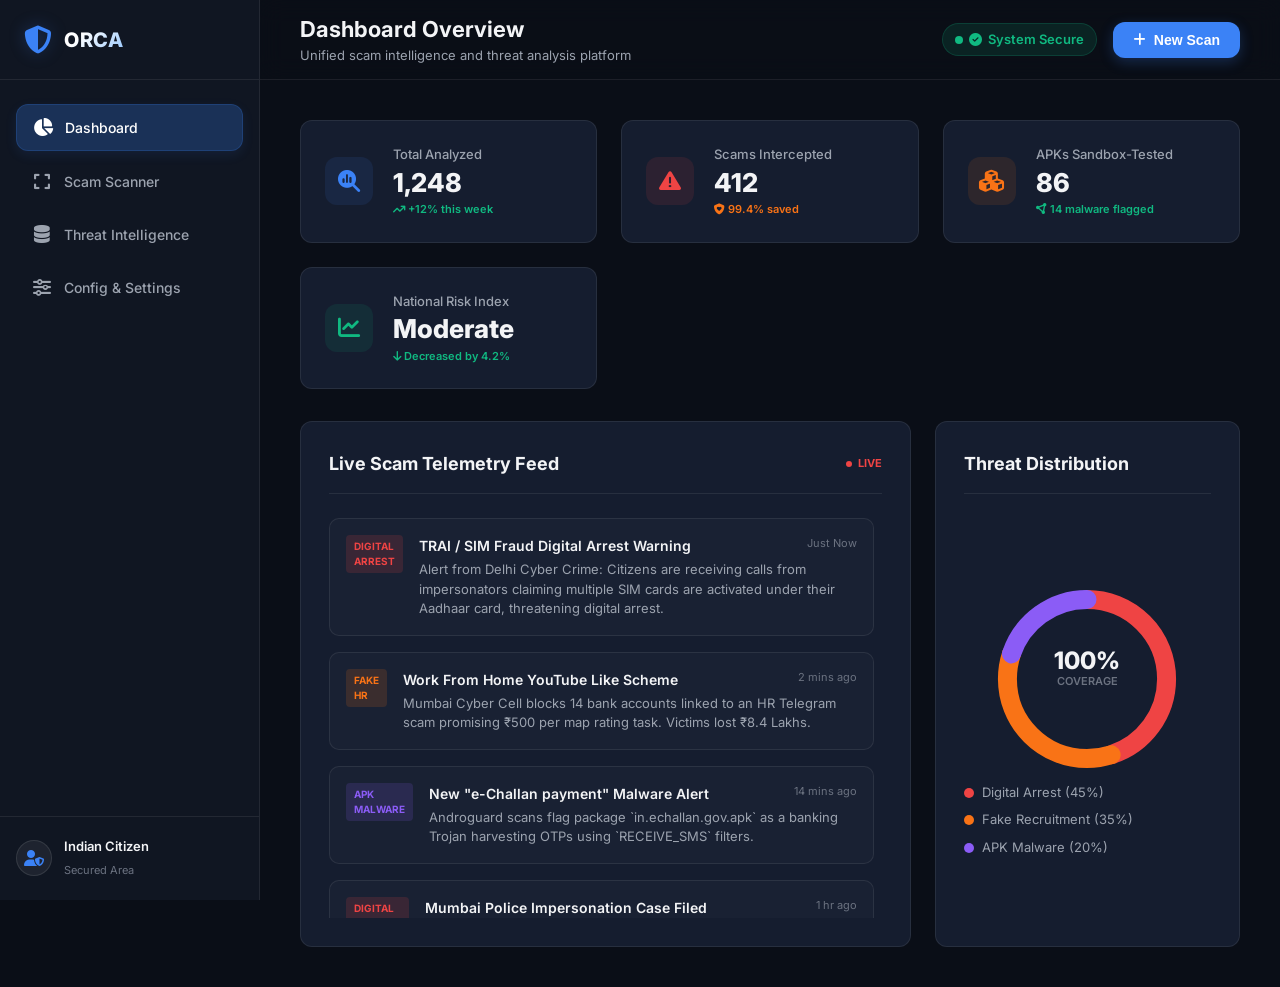
<file: index.html>
<!DOCTYPE html>
<html lang="en">
<head>
    <meta charset="UTF-8">
    <meta name="viewport" content="width=device-width, initial-scale=1.0">
    <title>ORCA - Unified scam intelligence and threat analysis platform</title>
    <!-- Google Fonts: Inter -->
    <link rel="preconnect" href="https://fonts.googleapis.com">
    <link rel="preconnect" href="https://fonts.gstatic.com" crossorigin>
    <link href="https://fonts.googleapis.com/css2?family=Inter:wght@300;400;500;600;700;800&display=swap" rel="stylesheet">
    <!-- FontAwesome for Icons -->
    <link rel="stylesheet" href="https://cdnjs.cloudflare.com/ajax/libs/font-awesome/6.4.0/css/all.min.css">
    <!-- Styling stylesheet -->
    <link rel="stylesheet" href="style.css">
</head>
<body class="dark-mode">
    <div class="app-container">
        <!-- Sidebar Navigation -->
        <aside class="sidebar">
            <div class="sidebar-brand">
                <div class="brand-icon">
                    <i class="fa-solid fa-shield-halved"></i>
                </div>
                <div class="brand-text">
                    <h2>ORCA</h2>
                </div>
            </div>
            
            <nav class="sidebar-menu">
                <a href="#" class="menu-item active" data-view="dashboard">
                    <i class="fa-solid fa-chart-pie"></i>
                    <span>Dashboard</span>
                </a>
                <a href="#" class="menu-item" data-view="scanner">
                    <i class="fa-solid fa-expand"></i>
                    <span>Scam Scanner</span>
                </a>
                <a href="#" class="menu-item" data-view="threat-intel">
                    <i class="fa-solid fa-database"></i>
                    <span>Threat Intelligence</span>
                </a>
                <a href="#" class="menu-item" data-view="settings">
                    <i class="fa-solid fa-sliders"></i>
                    <span>Config & Settings</span>
                </a>
            </nav>

            <div class="sidebar-footer">
                <div class="user-profile">
                    <div class="avatar"><i class="fa-solid fa-user-shield"></i></div>
                    <div class="user-info">
                        <h4>Indian Citizen</h4>
                        <span>Secured Area</span>
                    </div>
                </div>
            </div>
        </aside>

        <!-- Main Content Area -->
        <main class="main-content">
            <!-- Header bar -->
            <header class="content-header">
                <div class="header-title">
                    <h1 id="view-title">Dashboard Overview</h1>
                    <p id="view-subtitle">Unified scam intelligence and threat analysis platform</p>
                </div>
                <div class="header-actions">
                    <div class="system-status badge safe">
                        <span class="status-dot animate-pulse"></span>
                        <i class="fa-solid fa-circle-check"></i> System Secure
                    </div>
                    <button class="btn btn-primary" onclick="navigateToScanner()">
                        <i class="fa-solid fa-plus"></i> New Scan
                    </button>
                </div>
            </header>

            <!-- VIEW 1: DASHBOARD OVERVIEW -->
            <section id="view-dashboard" class="content-section active">
                <!-- Telemetry Metrics Cards -->
                <div class="metrics-grid">
                    <div class="metric-card">
                        <div class="metric-icon blue">
                            <i class="fa-solid fa-magnifying-glass-chart"></i>
                        </div>
                        <div class="metric-details">
                            <h3>Total Analyzed</h3>
                            <span class="metric-value" id="stat-total">1,248</span>
                            <span class="metric-trend positive"><i class="fa-solid fa-arrow-trend-up"></i> +12% this week</span>
                        </div>
                    </div>
                    <div class="metric-card">
                        <div class="metric-icon red">
                            <i class="fa-solid fa-triangle-exclamation"></i>
                        </div>
                        <div class="metric-details">
                            <h3>Scams Intercepted</h3>
                            <span class="metric-value" id="stat-intercepted">412</span>
                            <span class="metric-trend negative"><i class="fa-solid fa-shield-heart"></i> 99.4% saved</span>
                        </div>
                    </div>
                    <div class="metric-card">
                        <div class="metric-icon orange">
                            <i class="fa-solid fa-cubes"></i>
                        </div>
                        <div class="metric-details">
                            <h3>APKs Sandbox-Tested</h3>
                            <span class="metric-value" id="stat-apks">86</span>
                            <span class="metric-trend positive"><i class="fa-solid fa-circle-nodes"></i> 14 malware flagged</span>
                        </div>
                    </div>
                    <div class="metric-card">
                        <div class="metric-icon green">
                            <i class="fa-solid fa-chart-line"></i>
                        </div>
                        <div class="metric-details">
                            <h3>National Risk Index</h3>
                            <span class="metric-value" id="stat-risk">Moderate</span>
                            <span class="metric-trend positive"><i class="fa-solid fa-arrow-down"></i> Decreased by 4.2%</span>
                        </div>
                    </div>
                </div>

                <div class="dashboard-grid">
                    <!-- Column 1: Live Threat Feed & Alerts -->
                    <div class="grid-card col-large">
                        <div class="card-header">
                            <h2>Live Scam Telemetry Feed</h2>
                            <span class="live-indicator"><span class="pulse"></span> LIVE</span>
                        </div>
                        <div class="threat-ticker" id="threat-ticker">
                            <!-- Populated dynamically via JS -->
                        </div>
                    </div>

                    <!-- Column 2: Threat Distribution Chart Mock / Quick Links -->
                    <div class="grid-card col-small">
                        <div class="card-header">
                            <h2>Threat Distribution</h2>
                        </div>
                        <div class="chart-container">
                            <div class="radial-chart-mock">
                                <svg viewBox="0 0 36 36" class="circular-chart">
                                    <path class="circle-bg" d="M18 2.0845 a 15.9155 15.9155 0 0 1 0 31.831 a 15.9155 15.9155 0 0 1 0 -31.831" />
                                    <!-- Digital Arrest 45% (red) -->
                                    <path class="circle circle-da" stroke-dasharray="45, 100" d="M18 2.0845 a 15.9155 15.9155 0 0 1 0 31.831 a 15.9155 15.9155 0 0 1 0 -31.831" />
                                    <!-- Fake HR 35% (orange) -->
                                    <path class="circle circle-hr" stroke-dasharray="35, 100" stroke-dashoffset="-45" d="M18 2.0845 a 15.9155 15.9155 0 0 1 0 31.831 a 15.9155 15.9155 0 0 1 0 -31.831" />
                                    <!-- APK Malware 20% (purple) -->
                                    <path class="circle circle-apk" stroke-dasharray="20, 100" stroke-dashoffset="-80" d="M18 2.0845 a 15.9155 15.9155 0 0 1 0 31.831 a 15.9155 15.9155 0 0 1 0 -31.831" />
                                </svg>
                                <div class="chart-label">
                                    <span class="percentage">100%</span>
                                    <span>Coverage</span>
                                </div>
                            </div>
                            <div class="chart-legend">
                                <div class="legend-item"><span class="dot red"></span> Digital Arrest (45%)</div>
                                <div class="legend-item"><span class="dot orange"></span> Fake Recruitment (35%)</div>
                                <div class="legend-item"><span class="dot purple"></span> APK Malware (20%)</div>
                            </div>
                        </div>
                    </div>
                </div>
            </section>

            <!-- VIEW 2: UNIFIED SCAM SCANNER -->
            <section id="view-scanner" class="content-section">
                <!-- Tab Headers -->
                <div class="tab-headers">
                    <button class="tab-btn active" onclick="switchScannerTab('digital-arrest')">
                        <i class="fa-solid fa-handcuffs"></i> Digital Arrest
                    </button>
                    <button class="tab-btn" onclick="switchScannerTab('fake-hr')">
                        <i class="fa-solid fa-briefcase"></i> Fake HR
                    </button>
                    <button class="tab-btn" onclick="switchScannerTab('apk')">
                        <i class="fa-solid fa-android"></i> APK Malware Sandbox
                    </button>
                    <button class="tab-btn" onclick="switchScannerTab('deepfake')">
                        <i class="fa-solid fa-masks-theater"></i> Deepfake Detection
                    </button>
                </div>

                <!-- Tab 1: Digital Arrest Scanner -->
                <div id="tab-digital-arrest" class="tab-content active">
                    <div class="scanner-layout">
                        <!-- Left Panel: Upload Input -->
                        <div class="scanner-inputs">
                            <div class="input-card">
                                <h3>Analyze Digital Arrest Screenshot / Document</h3>
                                <div class="drop-zone" id="media-dropzone-da">
                                    <i class="fa-solid fa-cloud-arrow-up drop-icon"></i>
                                    <p>Drag and drop screenshot, document, or fake warrant copy here</p>
                                    <span>Supports PNG, JPG, JPEG, PDF up to 10MB</span>
                                    <input type="file" id="media-file-input-da" accept="image/*,application/pdf" hidden>
                                    <button class="btn btn-secondary btn-sm" onclick="triggerFileInput('media-file-input-da')">Select File</button>
                                </div>
                                <div id="file-preview-container-da" class="file-preview-card hidden">
                                    <div class="file-preview-info">
                                        <i class="fa-solid fa-file-image file-icon"></i>
                                        <div>
                                            <h4 id="preview-filename-da">screenshot.png</h4>
                                            <span id="preview-filesize-da">1.4 MB</span>
                                        </div>
                                    </div>
                                    <button class="btn-clear" onclick="clearFileSelection('da')"><i class="fa-solid fa-xmark"></i></button>
                                </div>
                            </div>

                            <div class="input-card">
                                <div class="input-header-row">
                                    <h3>Paste Threat Message / Threatening Transcript</h3>
                                    <div class="quick-samples">
                                        <span class="sample-badge" onclick="loadSampleText('digital_arrest_1', 'da')">Load Digital Arrest Sample</span>
                                    </div>
                                </div>
                                <textarea id="text-input-da" placeholder="Paste the threat message, SMS, WhatsApp chat transcript, or email body accusing you of crimes..."></textarea>
                            </div>

                            <div class="action-bar">
                                <button class="btn btn-primary btn-large btn-full" onclick="startTextMediaScan('da')">
                                    <i class="fa-solid fa-robot"></i> Run Digital Arrest Scan
                                </button>
                            </div>
                        </div>

                        <!-- Right Panel: Scanner Output & Terminal Log -->
                        <div class="scanner-output">
                            <!-- Scanning state console log -->
                            <div class="console-box" id="scan-console-da">
                                <div class="console-header">
                                    <span class="console-dot red"></span>
                                    <span class="console-dot yellow"></span>
                                    <span class="console-dot green"></span>
                                    <span class="console-title">ORCA Threat Assessment Engine (Digital Arrest)</span>
                                </div>
                                <div class="console-body" id="console-log-da">
                                    <p class="console-placeholder">Waiting for analysis trigger. Input text or upload files above to run scanning sequence.</p>
                                </div>
                            </div>
                            
                            <!-- Analysis Report (Hidden initially) -->
                            <div class="report-card hidden" id="scan-report-da">
                                <div class="report-header" id="report-header-bg-da">
                                    <div class="report-status">
                                        <span class="report-badge" id="report-badge-status-da">MALICIOUS</span>
                                        <h2 id="report-title-scam-da">Digital Arrest Scam</h2>
                                    </div>
                                    <div class="report-score-box">
                                        <span class="score-num" id="report-score-da">94%</span>
                                        <span>Threat Score</span>
                                    </div>
                                </div>

                                <div class="report-body">
                                    <div class="report-section">
                                        <h4>Detected Scam Details</h4>
                                        <div class="report-details-grid">
                                            <div class="report-detail">
                                                <span class="label">Category:</span>
                                                <strong id="report-category-da">Digital Arrest</strong>
                                            </div>
                                            <div class="report-detail">
                                                <span class="label">Risk Level:</span>
                                                <strong id="report-risk-da" class="risk-red">Critical Risk</strong>
                                            </div>
                                            <div class="report-detail">
                                                <span class="label">Authority Impersonated:</span>
                                                <strong id="report-authority-da">CBI / Police</strong>
                                            </div>
                                            <div class="report-detail">
                                                <span class="label">Primary Trigger:</span>
                                                <strong id="report-trigger-da">Narcotics Seizure</strong>
                                            </div>
                                        </div>
                                    </div>

                                    <div class="report-section">
                                        <h4>Malicious Keywords & Indicators Found</h4>
                                        <div class="indicators-list" id="report-indicators-da">
                                            <!-- Dynamically injected -->
                                        </div>
                                    </div>

                                    <div class="report-section">
                                        <h4>AI Context Summary</h4>
                                        <p id="report-summary-da" class="context-summary-text"></p>
                                    </div>

                                    <div class="report-section security-recommends">
                                        <h4><i class="fa-solid fa-shield-halved"></i> Recommended Safety Action</h4>
                                        <ul id="report-recommendations-da">
                                            <!-- Dynamically injected -->
                                        </ul>
                                    </div>
                                </div>
                            </div>
                        </div>
                    </div>
                </div>

                <!-- Tab 2: Fake HR Scanner -->
                <div id="tab-fake-hr" class="tab-content">
                    <div class="scanner-layout">
                        <!-- Left Panel: Upload Input -->
                        <div class="scanner-inputs">
                            <div class="input-card">
                                <h3>Analyze Recruitment Brochure / Offer Screenshot</h3>
                                <div class="drop-zone" id="media-dropzone-hr">
                                    <i class="fa-solid fa-cloud-arrow-up drop-icon"></i>
                                    <p>Drag and drop job brochure, payment screenshot, or hiring email here</p>
                                    <span>Supports PNG, JPG, JPEG, PDF up to 10MB</span>
                                    <input type="file" id="media-file-input-hr" accept="image/*,application/pdf" hidden>
                                    <button class="btn btn-secondary btn-sm" onclick="triggerFileInput('media-file-input-hr')">Select File</button>
                                </div>
                                <div id="file-preview-container-hr" class="file-preview-card hidden">
                                    <div class="file-preview-info">
                                        <i class="fa-solid fa-file-image file-icon"></i>
                                        <div>
                                            <h4 id="preview-filename-hr">screenshot.png</h4>
                                            <span id="preview-filesize-hr">1.4 MB</span>
                                        </div>
                                    </div>
                                    <button class="btn-clear" onclick="clearFileSelection('hr')"><i class="fa-solid fa-xmark"></i></button>
                                </div>
                            </div>

                            <div class="input-card">
                                <div class="input-header-row">
                                    <h3>Paste Job Description / Message Body</h3>
                                    <div class="quick-samples">
                                        <span class="sample-badge" onclick="loadSampleText('fake_hr_1', 'hr')">Load Fake HR Sample</span>
                                    </div>
                                </div>
                                <textarea id="text-input-hr" placeholder="Paste the job offer SMS, WhatsApp recruiter text, Telegram task instructions, or email body here..."></textarea>
                            </div>

                            <div class="action-bar">
                                <button class="btn btn-primary btn-large btn-full" onclick="startTextMediaScan('hr')">
                                    <i class="fa-solid fa-robot"></i> Run Fake HR Scan
                                </button>
                            </div>
                        </div>

                        <!-- Right Panel: Scanner Output & Terminal Log -->
                        <div class="scanner-output">
                            <!-- Scanning state console log -->
                            <div class="console-box" id="scan-console-hr">
                                <div class="console-header">
                                    <span class="console-dot red"></span>
                                    <span class="console-dot yellow"></span>
                                    <span class="console-dot green"></span>
                                    <span class="console-title">ORCA Threat Assessment Engine (Fake HR)</span>
                                </div>
                                <div class="console-body" id="console-log-hr">
                                    <p class="console-placeholder">Waiting for analysis trigger. Input text or upload files above to run scanning sequence.</p>
                                </div>
                            </div>
                            
                            <!-- Analysis Report (Hidden initially) -->
                            <div class="report-card hidden" id="scan-report-hr">
                                <div class="report-header" id="report-header-bg-hr">
                                    <div class="report-status">
                                        <span class="report-badge" id="report-badge-status-hr">SUSPICIOUS</span>
                                        <h2 id="report-title-scam-hr">Fake Recruitment Scam</h2>
                                    </div>
                                    <div class="report-score-box">
                                        <span class="score-num" id="report-score-hr">78%</span>
                                        <span>Threat Score</span>
                                    </div>
                                </div>

                                <div class="report-body">
                                    <div class="report-section">
                                        <h4>Detected Scam Details</h4>
                                        <div class="report-details-grid">
                                            <div class="report-detail">
                                                <span class="label">Category:</span>
                                                <strong id="report-category-hr">Fake Recruitment</strong>
                                            </div>
                                            <div class="report-detail">
                                                <span class="label">Risk Level:</span>
                                                <strong id="report-risk-hr" class="risk-orange">High Risk</strong>
                                            </div>
                                            <div class="report-detail">
                                                <span class="label">Organization Impersonated:</span>
                                                <strong id="report-authority-hr">Recruitment Agency</strong>
                                            </div>
                                            <div class="report-detail">
                                                <span class="label">Primary Trigger:</span>
                                                <strong id="report-trigger-hr">Part-Time Task Offer</strong>
                                            </div>
                                        </div>
                                    </div>

                                    <div class="report-section">
                                        <h4>Malicious Keywords & Indicators Found</h4>
                                        <div class="indicators-list" id="report-indicators-hr">
                                            <!-- Dynamically injected -->
                                        </div>
                                    </div>

                                    <div class="report-section">
                                        <h4>AI Context Summary</h4>
                                        <p id="report-summary-hr" class="context-summary-text"></p>
                                    </div>

                                    <div class="report-section security-recommends">
                                        <h4><i class="fa-solid fa-shield-halved"></i> Recommended Safety Action</h4>
                                        <ul id="report-recommendations-hr">
                                            <!-- Dynamically injected -->
                                        </ul>
                                    </div>
                                </div>
                            </div>
                        </div>
                    </div>
                </div>

                <!-- Tab 2: APK Sandbox Scanner -->
                <div id="tab-apk" class="tab-content">
                    <div class="scanner-layout">
                        <!-- Left Panel: APK Dropzone -->
                        <div class="scanner-inputs">
                            <div class="input-card">
                                <h3>Upload Android Application (APK)</h3>
                                <div class="drop-zone" id="apk-dropzone">
                                    <i class="fa-solid fa-android drop-icon text-green"></i>
                                    <p>Drag and drop any Android <code>.apk</code> installer here</p>
                                    <span>Scans package structure, permissions, and background services</span>
                                    <input type="file" id="apk-file-input" accept=".apk" hidden>
                                    <button class="btn btn-secondary btn-sm" onclick="triggerFileInput('apk-file-input')">Select APK File</button>
                                </div>
                                <div id="apk-preview-container" class="file-preview-card hidden">
                                    <div class="file-preview-info">
                                        <i class="fa-solid fa-box-archive file-icon apk-file-icon"></i>
                                        <div>
                                            <h4 id="apk-filename">update_whatsapp_support.apk</h4>
                                            <span id="apk-filesize">8.4 MB</span>
                                        </div>
                                    </div>
                                    <button class="btn-clear" onclick="clearApkSelection()"><i class="fa-solid fa-xmark"></i></button>
                                </div>
                            </div>

                            <div class="quick-samples-card">
                                <h3>Test Simulation APK Packages</h3>
                                <p class="help-text">Simulate APK scans using templates of notorious Android scam packages:</p>
                                <div class="apk-samples-grid">
                                    <div class="apk-sample-item" onclick="loadApkSample('apk_malware_1')">
                                        <div class="apk-sample-icon"><i class="fa-brands fa-whatsapp text-green"></i></div>
                                        <div class="apk-sample-desc">
                                            <strong>WhatsApp Update Helper</strong>
                                            <span>Simulates Remote Access / SMS Stealer Trojan</span>
                                        </div>
                                    </div>
                                    <div class="apk-sample-item" onclick="loadApkSample('apk_malware_2')">
                                        <div class="apk-sample-icon"><i class="fa-solid fa-building-columns text-yellow"></i></div>
                                        <div class="apk-sample-desc">
                                            <strong>SBI Security Support</strong>
                                            <span>Simulates Overlay Phishing App targeting banking</span>
                                        </div>
                                    </div>
                                    <div class="apk-sample-item" onclick="loadApkSample('apk_clean_1')">
                                        <div class="apk-sample-icon"><i class="fa-solid fa-calculator text-blue"></i></div>
                                        <div class="apk-sample-desc">
                                            <strong>Simple Scientific Calculator</strong>
                                            <span>Simulates standard benign utility APK (Safe)</span>
                                        </div>
                                    </div>
                                </div>
                            </div>

                            <div class="action-bar">
                                <button class="btn btn-primary btn-large btn-full" id="btn-run-apk" onclick="startApkScan()">
                                    <i class="fa-solid fa-flask"></i> Launch Sandbox Analysis
                                </button>
                            </div>
                        </div>

                        <!-- Right Panel: APK Sandbox Output -->
                        <div class="scanner-output">
                            <!-- Scanning state console log -->
                            <div class="console-box" id="apk-console">
                                <div class="console-header">
                                    <span class="console-dot red"></span>
                                    <span class="console-dot yellow"></span>
                                    <span class="console-dot green"></span>
                                    <span class="console-title">ORCA Sandbox Environment</span>
                                </div>
                                <div class="console-body" id="apk-console-log">
                                    <p class="console-placeholder">Waiting for APK file. Drop an APK or click a simulation template to run static security checks.</p>
                                </div>
                            </div>

                            <!-- APK Analysis Report (Hidden initially) -->
                            <div class="report-card hidden" id="apk-report">
                                <div class="report-header" id="apk-header-bg">
                                    <div class="report-status">
                                        <span class="report-badge" id="apk-badge-status">MALICIOUS</span>
                                        <h2 id="apk-app-name">WhatsApp Update Helper</h2>
                                    </div>
                                    <div class="report-score-box">
                                        <span class="score-num" id="apk-score">96%</span>
                                        <span>Threat Index</span>
                                    </div>
                                </div>

                                <div class="report-body">
                                    <div class="report-section">
                                        <h4>Package Information</h4>
                                        <div class="report-details-grid">
                                            <div class="report-detail">
                                                <span class="label">Package Name:</span>
                                                <strong id="apk-package-name">com.whatsapp.update.helper</strong>
                                            </div>
                                            <div class="report-detail">
                                                <span class="label">Developer Signer:</span>
                                                <strong id="apk-signer" class="risk-red">Untrusted/Self-Signed Certificate (Debug)</strong>
                                            </div>
                                            <div class="report-detail">
                                                <span class="label">Target SDK:</span>
                                                <strong id="apk-target-sdk">Android 13 (API Level 33)</strong>
                                            </div>
                                            <div class="report-detail">
                                                <span class="label">Sandbox Threat:</span>
                                                <strong id="apk-threat-classification" class="risk-red">RAT / SMS Stealer Trojan</strong>
                                            </div>
                                        </div>
                                    </div>

                                    <!-- Dangerous Components Section -->
                                    <div class="report-section">
                                        <h4>Detected Malicious Components</h4>
                                        <ul class="danger-components-list" id="apk-components-list">
                                            <!-- Dynamically injected -->
                                        </ul>
                                    </div>

                                    <!-- Permissions Section -->
                                    <div class="report-section">
                                        <h4>APK Request Permissions Analysis</h4>
                                        <div class="permissions-table-container">
                                            <table class="permissions-table">
                                                <thead>
                                                    <tr>
                                                        <th>Permission Name</th>
                                                        <th>Classification</th>
                                                        <th>Associated Abuse Behavior</th>
                                                    </tr>
                                                </thead>
                                                <tbody id="apk-permissions-tbody">
                                                    <!-- Dynamically injected -->
                                                </tbody>
                                            </table>
                                        </div>
                                    </div>

                                    <div class="report-section security-recommends">
                                        <h4><i class="fa-solid fa-triangle-exclamation"></i> Threat Quarantine Instructions</h4>
                                        <ul id="apk-recommendations">
                                            <!-- Dynamically injected -->
                                        </ul>
                                    </div>
                                </div>
                            </div>
                        </div>
                    </div>
                </div>

                <!-- Tab 4: Deepfake Detection (UI Only) -->
                <div id="tab-deepfake" class="tab-content">
                    <div class="scanner-layout">
                        <!-- Left Panel: Upload & Capture -->
                        <div class="scanner-inputs">
                            <div class="input-card">
                                <h3>Upload Video / Image for Deepfake Analysis</h3>
                                <div class="drop-zone deepfake-dropzone" id="deepfake-dropzone">
                                    <i class="fa-solid fa-photo-film drop-icon text-purple"></i>
                                    <p>Drag and drop a video clip, image, or screenshot for AI deepfake detection</p>
                                    <span>Supports MP4, MOV, AVI, PNG, JPG up to 50MB</span>
                                    <input type="file" id="deepfake-file-input" accept="video/*,image/*" hidden>
                                    <button class="btn btn-secondary btn-sm" onclick="triggerFileInput('deepfake-file-input')">Select File</button>
                                </div>
                            </div>

                            <div class="input-card deepfake-webcam-card">
                                <h3><i class="fa-solid fa-camera"></i> Or Capture via Webcam</h3>
                                <p class="help-text">Use your device camera to capture a live screenshot or short video clip of a suspicious video call for real-time analysis.</p>
                                <div class="webcam-preview-box">
                                    <div class="webcam-placeholder">
                                        <i class="fa-solid fa-video-slash"></i>
                                        <span>Webcam Not Active</span>
                                        <p>Click below to start capture session</p>
                                    </div>
                                </div>
                                <div class="webcam-controls">
                                    <button class="btn btn-secondary" disabled>
                                        <i class="fa-solid fa-circle-dot"></i> Start Webcam Capture
                                    </button>
                                    <button class="btn btn-secondary" disabled>
                                        <i class="fa-solid fa-camera"></i> Capture Frame
                                    </button>
                                </div>
                                <span class="coming-soon-tag"><i class="fa-solid fa-clock"></i> Live capture coming soon</span>
                            </div>

                            <div class="quick-samples-card">
                                <h3>What Deepfake Detection Analyzes</h3>
                                <p class="help-text">ORCA's deepfake engine examines the following biometric and signal integrity cues:</p>
                                <div class="deepfake-features-grid">
                                    <div class="deepfake-feature-item">
                                        <div class="deepfake-feature-icon blue"><i class="fa-solid fa-eye"></i></div>
                                        <div>
                                            <strong>Facial Inconsistencies</strong>
                                            <span>Unnatural blinking, eye movement, lip sync errors</span>
                                        </div>
                                    </div>
                                    <div class="deepfake-feature-item">
                                        <div class="deepfake-feature-icon orange"><i class="fa-solid fa-wave-square"></i></div>
                                        <div>
                                            <strong>Compression Artifacts</strong>
                                            <span>Pixel-level noise, boundary blurring around head</span>
                                        </div>
                                    </div>
                                    <div class="deepfake-feature-item">
                                        <div class="deepfake-feature-icon purple"><i class="fa-solid fa-microphone-lines"></i></div>
                                        <div>
                                            <strong>Voice-Face Synchronization</strong>
                                            <span>Audio-visual misalignment and spectral irregularities</span>
                                        </div>
                                    </div>
                                    <div class="deepfake-feature-item">
                                        <div class="deepfake-feature-icon red"><i class="fa-solid fa-id-card"></i></div>
                                        <div>
                                            <strong>Identity Verification</strong>
                                            <span>Checks if impersonated official identity matches media</span>
                                        </div>
                                    </div>
                                </div>
                            </div>

                            <div class="action-bar">
                                <button class="btn btn-deepfake btn-large btn-full" disabled>
                                    <i class="fa-solid fa-brain"></i> Run Deepfake Analysis
                                    <span class="coming-soon-inline">Coming Soon</span>
                                </button>
                            </div>
                        </div>

                        <!-- Right Panel: Placeholder Output -->
                        <div class="scanner-output">
                            <div class="console-box deepfake-console-idle">
                                <div class="console-header">
                                    <span class="console-dot red"></span>
                                    <span class="console-dot yellow"></span>
                                    <span class="console-dot green"></span>
                                    <span class="console-title">ORCA Deepfake Neural Engine</span>
                                </div>
                                <div class="console-body deepfake-idle-body">
                                    <div class="deepfake-idle-state">
                                        <div class="deepfake-idle-icon">
                                            <i class="fa-solid fa-masks-theater"></i>
                                        </div>
                                        <h3>Deepfake Analysis Engine</h3>
                                        <p>This module will leverage Gemini's multimodal vision capabilities to detect AI-generated or manipulated faces in videos and images. Upload a suspicious video call screenshot or clip to analyze it.</p>
                                        <div class="deepfake-capability-badges">
                                            <span class="capability-badge"><i class="fa-solid fa-check"></i> Frame-by-frame analysis</span>
                                            <span class="capability-badge"><i class="fa-solid fa-check"></i> GAN artifact detection</span>
                                            <span class="capability-badge"><i class="fa-solid fa-check"></i> Face swap identification</span>
                                            <span class="capability-badge"><i class="fa-solid fa-check"></i> Confidence scoring</span>
                                        </div>
                                        <div class="deepfake-coming-soon-banner">
                                            <i class="fa-solid fa-flask"></i>
                                            <div>
                                                <strong>Implementation Pending</strong>
                                                <span>Backend Gemini Vision integration is planned for Phase 2. The UI structure is ready.</span>
                                            </div>
                                        </div>
                                    </div>
                                </div>
                            </div>
                        </div>
                    </div>
                </div>
            </section>

            <!-- VIEW 3: THREAT INTELLIGENCE -->
            <section id="view-threat-intel" class="content-section">
                <div class="grid-card">
                    <div class="card-header">
                        <h2>Threat Intelligence Database</h2>
                        <span class="badge blue">CBI & Cybercrime Alerts Linked</span>
                    </div>
                    <div class="threat-intel-search">
                        <input type="text" placeholder="Search scam databases (e.g. 'CBI', 'FedEx parcel', 'Part-time jobs', 'RAT permissions')..." class="form-control input-search">
                        <button class="btn btn-secondary"><i class="fa-solid fa-magnifying-glass"></i> Search</button>
                    </div>

                    <div class="threat-intel-grid">
                        <div class="intel-card">
                            <div class="intel-badge critical">DIGITAL ARREST</div>
                            <h3>Mumbai Police/CBI Video Detention</h3>
                            <p>Scammers contact citizens claiming their Aadhaar card is linked to money laundering or drug parcels. They demand they stay on a video call (Skype/WhatsApp) indefinitely to execute a "digital arrest."</p>
                            <span class="intel-indicators"><strong>Indicators:</strong> "Digital arrest", Skype verification, "don't contact family", parcel seizure.</span>
                        </div>
                        <div class="intel-card">
                            <div class="intel-badge high">FAKE HR</div>
                            <h3>Telegram Task / YouTube Likes Scam</h3>
                            <p>HR agents offer work-from-home tasks, such as liking YouTube videos or review rating. After giving a small commission (Rs 150-500), they coerce the victim to join VIP groups and invest money in fake crypto websites.</p>
                            <span class="intel-indicators"><strong>Indicators:</strong> "WhatsApp task agent", Google Maps rating, payment screenshots, VIP channel.</span>
                        </div>
                        <div class="intel-card">
                            <div class="intel-badge critical">APK MALWARE</div>
                            <h3>Fake Utility App (SMS Forwarder)</h3>
                            <p>Scammers send APK packages claiming to be updates for banking, electricity bills, or support. Once installed, it requests SMS permissions to silently read bank OTPs and forward them to the attacker's server.</p>
                            <span class="intel-indicators"><strong>Permissions:</strong> <code>RECEIVE_SMS</code>, <code>SEND_SMS</code>, <code>RECEIVE_BOOT_COMPLETED</code>.</span>
                        </div>
                    </div>
                </div>
            </section>

            <!-- VIEW 4: CONFIG & SETTINGS -->
            <section id="view-settings" class="content-section">
                <div class="settings-grid">
                    <div class="grid-card">
                        <div class="card-header">
                            <h2>System Configurations</h2>
                        </div>
                        <div class="settings-form">
                            <div class="form-group">
                                <label for="gemini-key">Gemini API Key</label>
                                <input type="password" id="gemini-key" class="form-control" placeholder="Enter Gemini Pro API Key (Required for live OCR/Text classification)" value="••••••••••••••••••••••••••••••••">
                                <span class="help-text">Required for analyzing screenshots, document texts, and classifying threat context.</span>
                            </div>
                            <div class="form-group">
                                <label for="sandbox-mode">APK Static Analysis Engine</label>
                                <select id="sandbox-mode" class="form-control">
                                    <option value="androguard">Androguard (Python Static XML Extractor)</option>
                                    <option value="mock" selected>Mock Web-Simulator (For demonstration)</option>
                                </select>
                            </div>
                            <div class="form-group">
                                <label for="alert-numbers">Emergency Cyber Police Reporting Helpline</label>
                                <input type="text" id="alert-numbers" class="form-control" value="1930">
                                <span class="help-text">SMS or speed dial number triggered inside recommendations for financial scam reports.</span>
                            </div>
                            <button class="btn btn-primary" onclick="alert('Configurations Saved Successfully')">Save Settings</button>
                        </div>
                    </div>

                    <div class="grid-card">
                        <div class="card-header">
                            <h2>Project CSV Datasets Status</h2>
                        </div>
                        <div class="dataset-status-list">
                            <div class="dataset-status-item">
                                <div>
                                    <strong>digital_arrest.csv</strong>
                                    <span>25 labelled case records</span>
                                </div>
                                <span class="badge safe">Ready</span>
                            </div>
                            <div class="dataset-status-item">
                                <div>
                                    <strong>fake_job_postings.csv</strong>
                                    <span>17,882 records (50 MB)</span>
                                </div>
                                <span class="badge safe">Ready</span>
                            </div>
                            <div class="dataset-status-item">
                                <div>
                                    <strong>apk_scam</strong>
                                    <span>4 CSV Files (60,000 samples)</span>
                                </div>
                                <span class="badge safe">Ready</span>
                            </div>
                            <div class="dataset-status-item">
                                <div>
                                    <strong>APK Sandbox Backend</strong>
                                    <span id="backend-conn-text">Checking backend service...</span>
                                </div>
                                <span class="badge warning" id="backend-conn-badge">Connecting</span>
                            </div>
                            <div class="dataset-status-item" id="backend-model-row" style="display: none;">
                                <div>
                                    <strong>APK Scam ML Model</strong>
                                    <span id="backend-model-text">Random Forest Classifier (99.6% Accuracy)</span>
                                </div>
                                <span class="badge safe" id="backend-model-badge">Active</span>
                                <button class="btn btn-secondary btn-sm" id="btn-retrain" onclick="retrainModel()" style="margin-left: 10px;"><i class="fa-solid fa-sync"></i> Re-Train</button>
                            </div>
                        </div>
                    </div>
                </div>
            </section>
        </main>
    </div>

    <!-- Scripts -->
    <script src="app.js"></script>
</body>
</html>
</file>
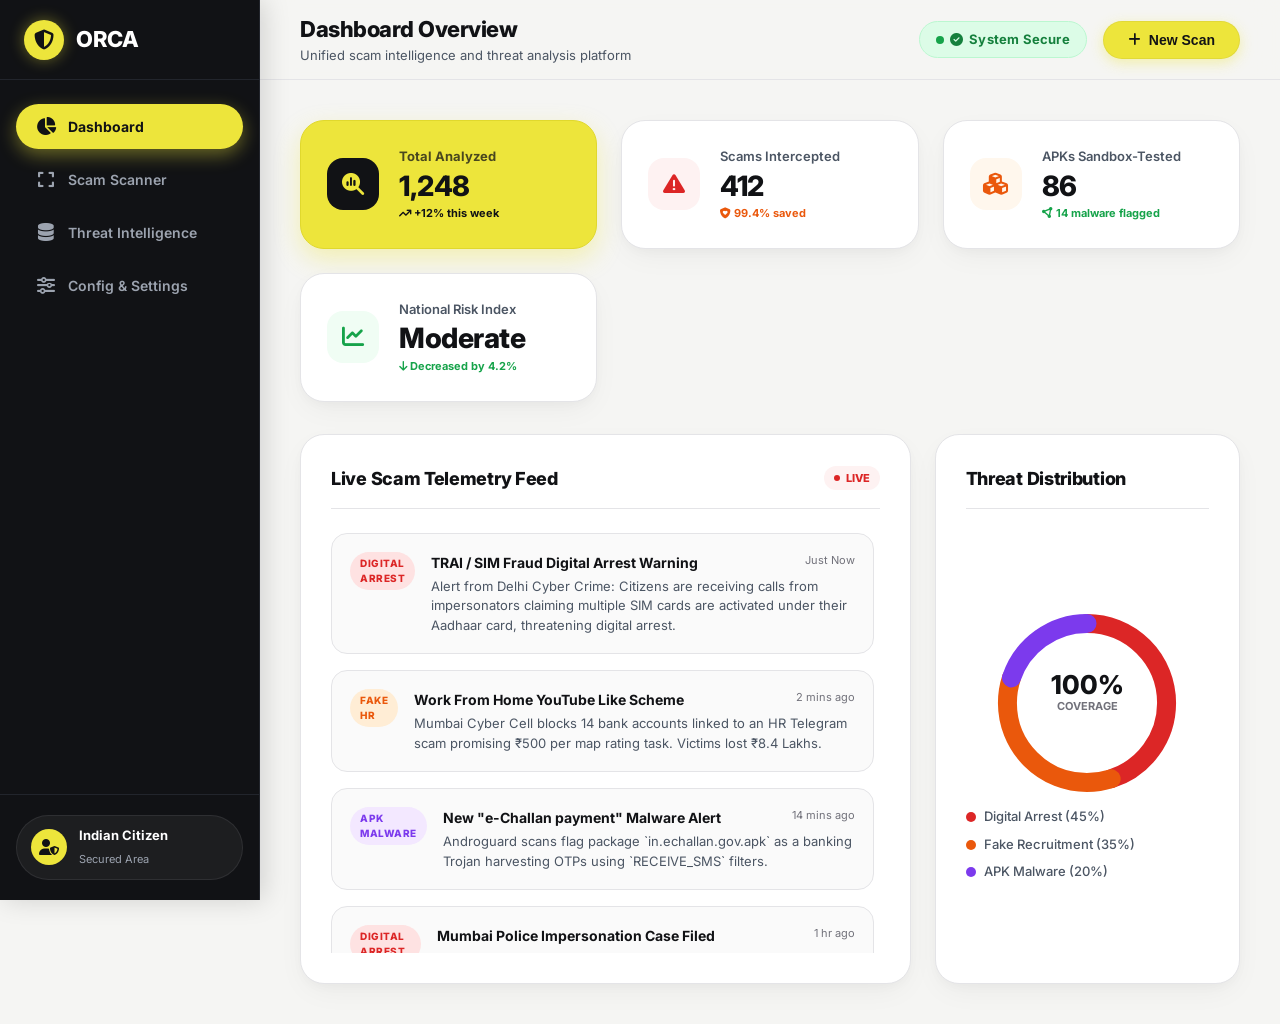
<file: frontend/index.html>
<!DOCTYPE html>
<html lang="en">
<head>
    <meta charset="UTF-8">
    <meta name="viewport" content="width=device-width, initial-scale=1.0">
    <title>ORCA - Unified scam intelligence and threat analysis platform</title>
    <!-- Google Fonts: Inter -->
    <link rel="preconnect" href="https://fonts.googleapis.com">
    <link rel="preconnect" href="https://fonts.gstatic.com" crossorigin>
    <link href="https://fonts.googleapis.com/css2?family=Inter:wght@300;400;500;600;700;800&display=swap" rel="stylesheet">
    <!-- FontAwesome for Icons -->
    <link rel="stylesheet" href="https://cdnjs.cloudflare.com/ajax/libs/font-awesome/6.4.0/css/all.min.css">
    <!-- Styling stylesheet -->
    <link rel="stylesheet" href="style.css">
</head>
<body class="dark-mode">
    <div class="app-container">
        <!-- Sidebar Navigation -->
        <aside class="sidebar">
            <div class="sidebar-brand">
                <div class="brand-icon">
                    <i class="fa-solid fa-shield-halved"></i>
                </div>
                <div class="brand-text">
                    <h2>ORCA</h2>
                </div>
            </div>
            
            <nav class="sidebar-menu">
                <a href="#" class="menu-item active" data-view="dashboard">
                    <i class="fa-solid fa-chart-pie"></i>
                    <span>Dashboard</span>
                </a>
                <a href="#" class="menu-item" data-view="scanner">
                    <i class="fa-solid fa-expand"></i>
                    <span>Scam Scanner</span>
                </a>
                <a href="#" class="menu-item" data-view="threat-intel">
                    <i class="fa-solid fa-database"></i>
                    <span>Threat Intelligence</span>
                </a>
                <a href="#" class="menu-item" data-view="settings">
                    <i class="fa-solid fa-sliders"></i>
                    <span>Config & Settings</span>
                </a>
            </nav>

            <div class="sidebar-footer">
                <div class="user-profile">
                    <div class="avatar"><i class="fa-solid fa-user-shield"></i></div>
                    <div class="user-info">
                        <h4>Indian Citizen</h4>
                        <span>Secured Area</span>
                    </div>
                </div>
            </div>
        </aside>

        <!-- Main Content Area -->
        <main class="main-content">
            <!-- Header bar -->
            <header class="content-header">
                <div class="header-title">
                    <h1 id="view-title">Dashboard Overview</h1>
                    <p id="view-subtitle">Unified scam intelligence and threat analysis platform</p>
                </div>
                <div class="header-actions">
                    <div class="system-status badge safe">
                        <span class="status-dot animate-pulse"></span>
                        <i class="fa-solid fa-circle-check"></i> System Secure
                    </div>
                    <button class="btn btn-primary" onclick="navigateToScanner()">
                        <i class="fa-solid fa-plus"></i> New Scan
                    </button>
                </div>
            </header>

            <!-- VIEW 1: DASHBOARD OVERVIEW -->
            <section id="view-dashboard" class="content-section active">
                <!-- Telemetry Metrics Cards -->
                <div class="metrics-grid">
                    <div class="metric-card metric-card-highlight">
                        <div class="metric-icon blue">
                            <i class="fa-solid fa-magnifying-glass-chart"></i>
                        </div>
                        <div class="metric-details">
                            <h3>Total Analyzed</h3>
                            <span class="metric-value" id="stat-total">1,248</span>
                            <span class="metric-trend positive"><i class="fa-solid fa-arrow-trend-up"></i> +12% this week</span>
                        </div>
                    </div>
                    <div class="metric-card">
                        <div class="metric-icon red">
                            <i class="fa-solid fa-triangle-exclamation"></i>
                        </div>
                        <div class="metric-details">
                            <h3>Scams Intercepted</h3>
                            <span class="metric-value" id="stat-intercepted">412</span>
                            <span class="metric-trend negative"><i class="fa-solid fa-shield-heart"></i> 99.4% saved</span>
                        </div>
                    </div>
                    <div class="metric-card">
                        <div class="metric-icon orange">
                            <i class="fa-solid fa-cubes"></i>
                        </div>
                        <div class="metric-details">
                            <h3>APKs Sandbox-Tested</h3>
                            <span class="metric-value" id="stat-apks">86</span>
                            <span class="metric-trend positive"><i class="fa-solid fa-circle-nodes"></i> 14 malware flagged</span>
                        </div>
                    </div>
                    <div class="metric-card">
                        <div class="metric-icon green">
                            <i class="fa-solid fa-chart-line"></i>
                        </div>
                        <div class="metric-details">
                            <h3>National Risk Index</h3>
                            <span class="metric-value" id="stat-risk">Moderate</span>
                            <span class="metric-trend positive"><i class="fa-solid fa-arrow-down"></i> Decreased by 4.2%</span>
                        </div>
                    </div>
                </div>

                <div class="dashboard-grid">
                    <!-- Column 1: Live Threat Feed & Alerts -->
                    <div class="grid-card col-large">
                        <div class="card-header">
                            <h2>Live Scam Telemetry Feed</h2>
                            <span class="live-indicator"><span class="pulse"></span> LIVE</span>
                        </div>
                        <div class="threat-ticker" id="threat-ticker">
                            <!-- Populated dynamically via JS -->
                        </div>
                    </div>

                    <!-- Column 2: Threat Distribution Chart Mock / Quick Links -->
                    <div class="grid-card col-small">
                        <div class="card-header">
                            <h2>Threat Distribution</h2>
                        </div>
                        <div class="chart-container">
                            <div class="radial-chart-mock">
                                <svg viewBox="0 0 36 36" class="circular-chart">
                                    <path class="circle-bg" d="M18 2.0845 a 15.9155 15.9155 0 0 1 0 31.831 a 15.9155 15.9155 0 0 1 0 -31.831" />
                                    <!-- Digital Arrest 45% (red) -->
                                    <path class="circle circle-da" stroke-dasharray="45, 100" d="M18 2.0845 a 15.9155 15.9155 0 0 1 0 31.831 a 15.9155 15.9155 0 0 1 0 -31.831" />
                                    <!-- Fake HR 35% (orange) -->
                                    <path class="circle circle-hr" stroke-dasharray="35, 100" stroke-dashoffset="-45" d="M18 2.0845 a 15.9155 15.9155 0 0 1 0 31.831 a 15.9155 15.9155 0 0 1 0 -31.831" />
                                    <!-- APK Malware 20% (purple) -->
                                    <path class="circle circle-apk" stroke-dasharray="20, 100" stroke-dashoffset="-80" d="M18 2.0845 a 15.9155 15.9155 0 0 1 0 31.831 a 15.9155 15.9155 0 0 1 0 -31.831" />
                                </svg>
                                <div class="chart-label">
                                    <span class="percentage">100%</span>
                                    <span>Coverage</span>
                                </div>
                            </div>
                            <div class="chart-legend">
                                <div class="legend-item"><span class="dot red"></span> Digital Arrest (45%)</div>
                                <div class="legend-item"><span class="dot orange"></span> Fake Recruitment (35%)</div>
                                <div class="legend-item"><span class="dot purple"></span> APK Malware (20%)</div>
                            </div>
                        </div>
                    </div>
                </div>
            </section>

            <!-- VIEW 2: UNIFIED SCAM SCANNER -->
            <section id="view-scanner" class="content-section">
                <!-- Tab Headers -->
                <div class="tab-headers">
                    <button class="tab-btn active" onclick="switchScannerTab('digital-arrest')">
                        <i class="fa-solid fa-handcuffs"></i> Digital Arrest
                    </button>
                    <button class="tab-btn" onclick="switchScannerTab('fake-hr')">
                        <i class="fa-solid fa-briefcase"></i> Fake HR
                    </button>
                    <button class="tab-btn" onclick="switchScannerTab('apk')">
                        <i class="fa-solid fa-android"></i> APK Malware Sandbox
                    </button>
                </div>

                <!-- Tab 1: Digital Arrest Scanner -->
                <div id="tab-digital-arrest" class="tab-content active">
                    <div class="scanner-layout">
                        <!-- Left Panel: Upload Input -->
                        <div class="scanner-inputs">
                            <div class="input-card">
                                <h3>Analyze Digital Arrest Screenshot / Document</h3>
                                <div class="drop-zone" id="media-dropzone-da">
                                    <i class="fa-solid fa-cloud-arrow-up drop-icon"></i>
                                    <p>Drag and drop screenshot, document, or fake warrant copy here</p>
                                    <span>Supports PNG, JPG, JPEG, PDF up to 10MB</span>
                                    <input type="file" id="media-file-input-da" accept="image/*,application/pdf" hidden>
                                    <button class="btn btn-secondary btn-sm" onclick="triggerFileInput('media-file-input-da')">Select File</button>
                                </div>
                                <div id="file-preview-container-da" class="file-preview-card hidden">
                                    <div class="file-preview-info">
                                        <i class="fa-solid fa-file-image file-icon"></i>
                                        <div>
                                            <h4 id="preview-filename-da">screenshot.png</h4>
                                            <span id="preview-filesize-da">1.4 MB</span>
                                        </div>
                                    </div>
                                    <button class="btn-clear" onclick="clearFileSelection('da')"><i class="fa-solid fa-xmark"></i></button>
                                </div>
                            </div>

                            <div class="input-card">
                                <div class="input-header-row">
                                    <h3>Paste Threat Message / Threatening Transcript</h3>
                                    <div class="quick-samples">
                                        <span class="sample-badge danger-badge" onclick="loadSampleText('digital_arrest_1', 'da')"><i class="fa-solid fa-triangle-exclamation"></i> CBI Threat Scam</span>
                                        <span class="sample-badge safe-badge" onclick="loadSampleText('digital_arrest_real_advisory', 'da')"><i class="fa-solid fa-circle-check"></i> Real MHA Advisory</span>
                                    </div>
                                </div>
                                <textarea id="text-input-da" placeholder="Paste the threat message, SMS, WhatsApp chat transcript, or email body accusing you of crimes..."></textarea>
                            </div>

                            <div class="action-bar">
                                <button class="btn btn-primary btn-large btn-full" onclick="startTextMediaScan('da')">
                                    <i class="fa-solid fa-robot"></i> Run Digital Arrest Scan
                                </button>
                            </div>
                        </div>

                        <!-- Right Panel: Scanner Output & Terminal Log -->
                        <div class="scanner-output">
                            <!-- Scanning state console log -->
                            <div class="console-box" id="scan-console-da">
                                <div class="console-header">
                                    <span class="console-dot red"></span>
                                    <span class="console-dot yellow"></span>
                                    <span class="console-dot green"></span>
                                    <span class="console-title">ORCA Threat Assessment Engine (Digital Arrest)</span>
                                </div>
                                <div class="console-body" id="console-log-da">
                                    <p class="console-placeholder">Waiting for analysis trigger. Input text or upload files above to run scanning sequence.</p>
                                </div>
                            </div>
                            
                            <!-- Analysis Report (Hidden initially) -->
                            <div class="report-card hidden" id="scan-report-da">
                                <div class="report-header" id="report-header-bg-da">
                                    <div class="report-status">
                                        <span class="report-badge" id="report-badge-status-da">MALICIOUS</span>
                                        <h2 id="report-title-scam-da">Digital Arrest Scam</h2>
                                    </div>
                                    <div class="report-score-box">
                                        <span class="score-num" id="report-score-da">94%</span>
                                        <span>Threat Score</span>
                                    </div>
                                </div>

                                <div class="report-body">
                                    <div class="report-section">
                                        <h4>Detected Scam Details</h4>
                                        <div class="report-details-grid">
                                            <div class="report-detail">
                                                <span class="label">Category:</span>
                                                <strong id="report-category-da">Digital Arrest</strong>
                                            </div>
                                            <div class="report-detail">
                                                <span class="label">Risk Level:</span>
                                                <strong id="report-risk-da" class="risk-red">Critical Risk</strong>
                                            </div>
                                            <div class="report-detail">
                                                <span class="label">Authority Impersonated:</span>
                                                <strong id="report-authority-da">CBI / Police</strong>
                                            </div>
                                            <div class="report-detail">
                                                <span class="label">Primary Trigger:</span>
                                                <strong id="report-trigger-da">Narcotics Seizure</strong>
                                            </div>
                                            <div class="report-detail hidden" id="report-email-fake-container-da">
                                                <span class="label">Detected Fake Email:</span>
                                                <strong id="report-email-fake-da" class="risk-red">--</strong>
                                            </div>
                                            <div class="report-detail hidden" id="report-email-real-container-da">
                                                <span class="label">Possible Actual Email:</span>
                                                <strong id="report-email-real-da" class="risk-green">--</strong>
                                            </div>
                                        </div>
                                    </div>

                                    <div class="report-section">
                                        <h4>Malicious Keywords & Indicators Found</h4>
                                        <div class="indicators-list" id="report-indicators-da">
                                            <!-- Dynamically injected -->
                                        </div>
                                    </div>

                                    <div class="report-section">
                                        <h4>AI Context Summary</h4>
                                        <p id="report-summary-da" class="context-summary-text"></p>
                                    </div>

                                    <div class="report-section security-recommends">
                                        <h4><i class="fa-solid fa-shield-halved"></i> Recommended Safety Action</h4>
                                        <ul id="report-recommendations-da">
                                            <!-- Dynamically injected -->
                                        </ul>
                                    </div>
                                </div>
                            </div>
                        </div>
                    </div>
                </div>

                <!-- Tab 2: Fake HR Scanner -->
                <div id="tab-fake-hr" class="tab-content">
                    <div class="scanner-layout">
                        <!-- Left Panel: Upload Input -->
                        <div class="scanner-inputs">
                            <div class="input-card">
                                <h3>Analyze Recruitment Brochure / Offer Screenshot</h3>
                                <div class="drop-zone" id="media-dropzone-hr">
                                    <i class="fa-solid fa-cloud-arrow-up drop-icon"></i>
                                    <p>Drag and drop job brochure, payment screenshot, or hiring email here</p>
                                    <span>Supports PNG, JPG, JPEG, PDF up to 10MB</span>
                                    <input type="file" id="media-file-input-hr" accept="image/*,application/pdf" hidden>
                                    <button class="btn btn-secondary btn-sm" onclick="triggerFileInput('media-file-input-hr')">Select File</button>
                                </div>
                                <div id="file-preview-container-hr" class="file-preview-card hidden">
                                    <div class="file-preview-info">
                                        <i class="fa-solid fa-file-image file-icon"></i>
                                        <div>
                                            <h4 id="preview-filename-hr">screenshot.png</h4>
                                            <span id="preview-filesize-hr">1.4 MB</span>
                                        </div>
                                    </div>
                                    <button class="btn-clear" onclick="clearFileSelection('hr')"><i class="fa-solid fa-xmark"></i></button>
                                </div>
                            </div>

                            <div class="input-card">
                                <div class="input-header-row">
                                    <h3>Paste Job Description / Message Body</h3>
                                    <div class="quick-samples">
                                        <span class="sample-badge safe-badge" onclick="loadSampleText('fake_hr_real_placement', 'hr')"><i class="fa-solid fa-circle-check"></i> Real Placement Email</span>
                                        <span class="sample-badge" onclick="loadSampleText('fake_hr_email', 'hr')"><i class="fa-solid fa-envelope"></i> Email Scam</span>
                                        <span class="sample-badge" onclick="loadSampleText('fake_hr_linkedin', 'hr')"><i class="fa-brands fa-linkedin"></i> LinkedIn Scam</span>
                                        <span class="sample-badge" onclick="loadSampleText('fake_hr_telegram', 'hr')"><i class="fa-brands fa-telegram"></i> Telegram Scam</span>
                                        <span class="sample-badge" onclick="loadSampleText('fake_hr_whatsapp', 'hr')"><i class="fa-brands fa-whatsapp"></i> WhatsApp Scam</span>
                                    </div>
                                </div>
                                <textarea id="text-input-hr" placeholder="Paste the job offer SMS, WhatsApp recruiter text, Telegram task instructions, or email body here..."></textarea>
                            </div>

                            <div class="action-bar">
                                <button class="btn btn-primary btn-large btn-full" onclick="startTextMediaScan('hr')">
                                    <i class="fa-solid fa-robot"></i> Run Fake HR Scan
                                </button>
                            </div>
                        </div>

                        <!-- Right Panel: Scanner Output & Terminal Log -->
                        <div class="scanner-output">
                            <!-- Scanning state console log -->
                            <div class="console-box" id="scan-console-hr">
                                <div class="console-header">
                                    <span class="console-dot red"></span>
                                    <span class="console-dot yellow"></span>
                                    <span class="console-dot green"></span>
                                    <span class="console-title">ORCA Threat Assessment Engine (Fake HR)</span>
                                </div>
                                <div class="console-body" id="console-log-hr">
                                    <p class="console-placeholder">Waiting for analysis trigger. Input text or upload files above to run scanning sequence.</p>
                                </div>
                            </div>
                            
                            <!-- Analysis Report (Hidden initially) -->
                            <div class="report-card hidden" id="scan-report-hr">
                                <div class="report-header" id="report-header-bg-hr">
                                    <div class="report-status">
                                        <span class="report-badge" id="report-badge-status-hr">SUSPICIOUS</span>
                                        <h2 id="report-title-scam-hr">Fake Recruitment Scam</h2>
                                    </div>
                                    <div class="report-score-box">
                                        <span class="score-num" id="report-score-hr">78%</span>
                                        <span>Threat Score</span>
                                    </div>
                                </div>

                                <div class="report-body">
                                    <div class="report-section">
                                        <h4>Detected Scam Details</h4>
                                        <div class="report-details-grid">
                                            <div class="report-detail">
                                                <span class="label">Category:</span>
                                                <strong id="report-category-hr">Fake Recruitment</strong>
                                            </div>
                                            <div class="report-detail">
                                                <span class="label">Risk Level:</span>
                                                <strong id="report-risk-hr" class="risk-orange">High Risk</strong>
                                            </div>
                                            <div class="report-detail">
                                                <span class="label">Organization Impersonated:</span>
                                                <strong id="report-authority-hr">Recruitment Agency</strong>
                                            </div>
                                            <div class="report-detail">
                                                <span class="label">Primary Trigger:</span>
                                                <strong id="report-trigger-hr">Part-Time Task Offer</strong>
                                            </div>
                                            <div class="report-detail hidden" id="report-email-fake-container-hr">
                                                <span class="label">Detected Fake Email:</span>
                                                <strong id="report-email-fake-hr" class="risk-red">--</strong>
                                            </div>
                                            <div class="report-detail hidden" id="report-email-real-container-hr">
                                                <span class="label">Possible Actual Email:</span>
                                                <strong id="report-email-real-hr" class="risk-green">--</strong>
                                            </div>
                                        </div>
                                    </div>

                                    <div class="report-section">
                                        <h4>Malicious Keywords & Indicators Found</h4>
                                        <div class="indicators-list" id="report-indicators-hr">
                                            <!-- Dynamically injected -->
                                        </div>
                                    </div>

                                    <div class="report-section">
                                        <h4>AI Context Summary</h4>
                                        <p id="report-summary-hr" class="context-summary-text"></p>
                                    </div>

                                    <div class="report-section security-recommends">
                                        <h4><i class="fa-solid fa-shield-halved"></i> Recommended Safety Action</h4>
                                        <ul id="report-recommendations-hr">
                                            <!-- Dynamically injected -->
                                        </ul>
                                    </div>
                                </div>
                            </div>
                        </div>
                    </div>
                </div>

                <!-- Tab 2: APK Sandbox Scanner -->
                <div id="tab-apk" class="tab-content">
                    <div class="scanner-layout">
                        <!-- Left Panel: APK Dropzone -->
                        <div class="scanner-inputs">
                            <div class="input-card">
                                <h3>Upload Android Application (APK)</h3>
                                <div class="drop-zone" id="apk-dropzone">
                                    <i class="fa-solid fa-android drop-icon text-green"></i>
                                    <p>Drag and drop any Android <code>.apk</code> installer here</p>
                                    <span>Scans package structure, permissions, and background services</span>
                                    <input type="file" id="apk-file-input" accept=".apk" hidden>
                                    <button class="btn btn-secondary btn-sm" onclick="triggerFileInput('apk-file-input')">Select APK File</button>
                                </div>
                                <div id="apk-preview-container" class="file-preview-card hidden">
                                    <div class="file-preview-info">
                                        <i class="fa-solid fa-box-archive file-icon apk-file-icon"></i>
                                        <div>
                                            <h4 id="apk-filename">update_whatsapp_support.apk</h4>
                                            <span id="apk-filesize">8.4 MB</span>
                                        </div>
                                    </div>
                                    <button class="btn-clear" onclick="clearApkSelection()"><i class="fa-solid fa-xmark"></i></button>
                                </div>
                            </div>

                            <div class="quick-samples-card">
                                <h3>Test Simulation APK Packages</h3>
                                <p class="help-text">Simulate APK scans using templates of notorious Android scam packages:</p>
                                <div class="apk-samples-grid">
                                    <div class="apk-sample-item" onclick="loadApkSample('apk_malware_1')">
                                        <div class="apk-sample-icon"><i class="fa-brands fa-whatsapp text-green"></i></div>
                                        <div class="apk-sample-desc">
                                            <strong>WhatsApp Update Helper</strong>
                                            <span>Simulates Remote Access / SMS Stealer Trojan</span>
                                        </div>
                                    </div>
                                    <div class="apk-sample-item" onclick="loadApkSample('apk_malware_2')">
                                        <div class="apk-sample-icon"><i class="fa-solid fa-building-columns text-yellow"></i></div>
                                        <div class="apk-sample-desc">
                                            <strong>SBI Security Support</strong>
                                            <span>Simulates Overlay Phishing App targeting banking</span>
                                        </div>
                                    </div>
                                    <div class="apk-sample-item" onclick="loadApkSample('apk_clean_1')">
                                        <div class="apk-sample-icon"><i class="fa-solid fa-calculator text-blue"></i></div>
                                        <div class="apk-sample-desc">
                                            <strong>Simple Scientific Calculator</strong>
                                            <span>Simulates standard benign utility APK (Safe)</span>
                                        </div>
                                    </div>
                                </div>
                            </div>

                            <div class="action-bar">
                                <button class="btn btn-primary btn-large btn-full" id="btn-run-apk" onclick="startApkScan()">
                                    <i class="fa-solid fa-flask"></i> Launch Sandbox Analysis
                                </button>
                            </div>
                        </div>

                        <!-- Right Panel: APK Sandbox Output -->
                        <div class="scanner-output">
                            <!-- Scanning state console log -->
                            <div class="console-box" id="apk-console">
                                <div class="console-header">
                                    <span class="console-dot red"></span>
                                    <span class="console-dot yellow"></span>
                                    <span class="console-dot green"></span>
                                    <span class="console-title">ORCA Sandbox Environment</span>
                                </div>
                                <div class="console-body" id="apk-console-log">
                                    <p class="console-placeholder">Waiting for APK file. Drop an APK or click a simulation template to run static security checks.</p>
                                </div>
                            </div>

                            <!-- APK Analysis Report (Hidden initially) -->
                            <div class="report-card hidden" id="apk-report">
                                <div class="report-header" id="apk-header-bg">
                                    <div class="report-status">
                                        <span class="report-badge" id="apk-badge-status">MALICIOUS</span>
                                        <h2 id="apk-app-name">WhatsApp Update Helper</h2>
                                    </div>
                                    <div class="report-score-box">
                                        <span class="score-num" id="apk-score">96%</span>
                                        <span>Threat Index</span>
                                    </div>
                                </div>

                                <div class="report-body">
                                    <div class="report-section">
                                        <h4>Package Information</h4>
                                        <div class="report-details-grid">
                                            <div class="report-detail">
                                                <span class="label">Package Name:</span>
                                                <strong id="apk-package-name">com.whatsapp.update.helper</strong>
                                            </div>
                                            <div class="report-detail">
                                                <span class="label">Developer Signer:</span>
                                                <strong id="apk-signer" class="risk-red">Untrusted/Self-Signed Certificate (Debug)</strong>
                                            </div>
                                            <div class="report-detail">
                                                <span class="label">Target SDK:</span>
                                                <strong id="apk-target-sdk">Android 13 (API Level 33)</strong>
                                            </div>
                                            <div class="report-detail">
                                                <span class="label">Sandbox Threat:</span>
                                                <strong id="apk-threat-classification" class="risk-red">RAT / SMS Stealer Trojan</strong>
                                            </div>
                                        </div>
                                    </div>

                                    <!-- Dangerous Components Section -->
                                    <div class="report-section">
                                        <h4>Detected Malicious Components</h4>
                                        <ul class="danger-components-list" id="apk-components-list">
                                            <!-- Dynamically injected -->
                                        </ul>
                                    </div>

                                    <!-- Permissions Section -->
                                    <div class="report-section">
                                        <h4>APK Request Permissions Analysis</h4>
                                        <div class="permissions-table-container">
                                            <table class="permissions-table">
                                                <thead>
                                                    <tr>
                                                        <th>Permission Name</th>
                                                        <th>Classification</th>
                                                        <th>Associated Abuse Behavior</th>
                                                    </tr>
                                                </thead>
                                                <tbody id="apk-permissions-tbody">
                                                    <!-- Dynamically injected -->
                                                </tbody>
                                            </table>
                                        </div>
                                    </div>

                                    <div class="report-section security-recommends">
                                        <h4><i class="fa-solid fa-triangle-exclamation"></i> Threat Quarantine Instructions</h4>
                                        <ul id="apk-recommendations">
                                            <!-- Dynamically injected -->
                                        </ul>
                                    </div>
                                </div>
                            </div>
                        </div>
                    </div>
                </div>

            </section>

            <!-- VIEW 3: THREAT INTELLIGENCE -->
            <section id="view-threat-intel" class="content-section">
                <div class="grid-card">
                    <div class="card-header">
                        <h2>Threat Intelligence Database</h2>
                        <span class="badge blue">CBI & Cybercrime Alerts Linked</span>
                    </div>
                    <div class="threat-intel-search">
                        <input type="text" placeholder="Search scam databases (e.g. 'CBI', 'FedEx parcel', 'Part-time jobs', 'RAT permissions')..." class="form-control input-search">
                        <button class="btn btn-secondary"><i class="fa-solid fa-magnifying-glass"></i> Search</button>
                    </div>

                    <div class="threat-intel-grid">
                        <div class="intel-card">
                            <div class="intel-badge critical">DIGITAL ARREST</div>
                            <h3>Mumbai Police/CBI Video Detention</h3>
                            <p>Scammers contact citizens claiming their Aadhaar card is linked to money laundering or drug parcels. They demand they stay on a video call (Skype/WhatsApp) indefinitely to execute a "digital arrest."</p>
                            <span class="intel-indicators"><strong>Indicators:</strong> "Digital arrest", Skype verification, "don't contact family", parcel seizure.</span>
                        </div>
                        <div class="intel-card">
                            <div class="intel-badge high">FAKE HR</div>
                            <h3>Telegram Task / YouTube Likes Scam</h3>
                            <p>HR agents offer work-from-home tasks, such as liking YouTube videos or review rating. After giving a small commission (Rs 150-500), they coerce the victim to join VIP groups and invest money in fake crypto websites.</p>
                            <span class="intel-indicators"><strong>Indicators:</strong> "WhatsApp task agent", Google Maps rating, payment screenshots, VIP channel.</span>
                        </div>
                        <div class="intel-card">
                            <div class="intel-badge critical">APK MALWARE</div>
                            <h3>Fake Utility App (SMS Forwarder)</h3>
                            <p>Scammers send APK packages claiming to be updates for banking, electricity bills, or support. Once installed, it requests SMS permissions to silently read bank OTPs and forward them to the attacker's server.</p>
                            <span class="intel-indicators"><strong>Permissions:</strong> <code>RECEIVE_SMS</code>, <code>SEND_SMS</code>, <code>RECEIVE_BOOT_COMPLETED</code>.</span>
                        </div>
                    </div>
                </div>
            </section>

            <!-- VIEW 4: CONFIG & SETTINGS -->
            <section id="view-settings" class="content-section">
                <div class="settings-grid">
                    <div class="grid-card">
                        <div class="card-header">
                            <h2>System Configurations</h2>
                        </div>
                        <div class="settings-form">
                            <div class="form-group">
                                <label for="gemini-key">Gemini API Key</label>
                                <input type="password" id="gemini-key" class="form-control" placeholder="Enter Gemini Pro API Key (Required for live OCR/Text classification)" value="••••••••••••••••••••••••••••••••">
                                <span class="help-text">Required for analyzing screenshots, document texts, and classifying threat context.</span>
                            </div>
                            <div class="form-group">
                                <label for="sandbox-mode">APK Static Analysis Engine</label>
                                <select id="sandbox-mode" class="form-control">
                                    <option value="androguard">Androguard (Python Static XML Extractor)</option>
                                    <option value="mock" selected>Mock Web-Simulator (For demonstration)</option>
                                </select>
                            </div>
                            <div class="form-group">
                                <label for="alert-numbers">Emergency Cyber Police Reporting Helpline</label>
                                <input type="text" id="alert-numbers" class="form-control" value="1930">
                                <span class="help-text">SMS or speed dial number triggered inside recommendations for financial scam reports.</span>
                            </div>
                            <button class="btn btn-primary" onclick="alert('Configurations Saved Successfully')">Save Settings</button>
                        </div>
                    </div>

                    <div class="grid-card">
                        <div class="card-header">
                            <h2>Project CSV Datasets Status</h2>
                        </div>
                        <div class="dataset-status-list">
                            <div class="dataset-status-item">
                                <div>
                                    <strong>digital_arrest.csv</strong>
                                    <span>25 labelled case records</span>
                                </div>
                                <span class="badge safe">Ready</span>
                            </div>
                            <div class="dataset-status-item">
                                <div>
                                    <strong>fake_job_postings.csv</strong>
                                    <span>17,882 records (50 MB)</span>
                                </div>
                                <span class="badge safe">Ready</span>
                            </div>
                            <div class="dataset-status-item">
                                <div>
                                    <strong>apk_scam</strong>
                                    <span>4 CSV Files (60,000 samples)</span>
                                </div>
                                <span class="badge safe">Ready</span>
                            </div>
                            <div class="dataset-status-item">
                                <div>
                                    <strong>APK Sandbox Backend</strong>
                                    <span id="backend-conn-text">Checking backend service...</span>
                                </div>
                                <span class="badge warning" id="backend-conn-badge">Connecting</span>
                            </div>
                            <div class="dataset-status-item" id="backend-model-row" style="display: none;">
                                <div>
                                    <strong>APK Scam ML Model</strong>
                                    <span id="backend-model-text">Random Forest Classifier (99.6% Accuracy)</span>
                                </div>
                                <span class="badge safe" id="backend-model-badge">Active</span>
                                <button class="btn btn-secondary btn-sm" id="btn-retrain" onclick="retrainModel()" style="margin-left: 10px;"><i class="fa-solid fa-sync"></i> Re-Train</button>
                            </div>
                        </div>
                    </div>
                </div>
            </section>
        </main>
    </div>

    <!-- Scripts -->
    <script src="app.js"></script>
</body>
</html>
</file>
<file: style.css>
/* Custom CSS for ORCA Scam Shield Dashboard */

:root {
    --bg-primary: #0a0e17; /* Dark Slate Navy */
    --bg-secondary: #101622;
    --bg-card: #151d2f;
    --border-color: rgba(255, 255, 255, 0.08);
    --border-focus: #3b82f6;

    /* Semantic HSL Palette */
    --text-primary: #f3f4f6;
    --text-secondary: #9ca3af;
    --text-muted: #6b7280;

    --accent-blue: #3b82f6;
    --accent-blue-glow: rgba(59, 130, 246, 0.25);
    
    --accent-red: #ef4444;
    --accent-red-glow: rgba(239, 68, 68, 0.25);

    --accent-orange: #f97316;
    --accent-orange-glow: rgba(249, 115, 22, 0.25);

    --accent-green: #10b981;
    --accent-green-glow: rgba(16, 185, 129, 0.25);

    --accent-purple: #8b5cf6;
    --accent-purple-glow: rgba(139, 92, 246, 0.25);

    --sidebar-width: 260px;
    --header-height: 80px;
    --transition-speed: 0.25s;
    --border-radius: 12px;
}

/* Base Styles */
* {
    margin: 0;
    padding: 0;
    box-sizing: border-box;
}

body {
    font-family: 'Inter', sans-serif;
    background-color: var(--bg-primary);
    color: var(--text-primary);
    min-height: 100vh;
    overflow-x: hidden;
    line-height: 1.5;
}

/* App Wrapper Layout */
.app-container {
    display: flex;
    min-height: 100vh;
}

/* Sidebar Navigation Styling */
.sidebar {
    width: var(--sidebar-width);
    background-color: var(--bg-secondary);
    border-right: 1px solid var(--border-color);
    display: flex;
    flex-direction: column;
    position: fixed;
    height: 100vh;
    z-index: 100;
}

.sidebar-brand {
    height: var(--header-height);
    display: flex;
    align-items: center;
    padding: 0 24px;
    gap: 12px;
    border-bottom: 1px solid var(--border-color);
}

.brand-icon {
    font-size: 28px;
    color: var(--accent-blue);
    filter: drop-shadow(0 0 8px var(--accent-blue-glow));
}

.brand-text h2 {
    font-size: 20px;
    font-weight: 800;
    letter-spacing: 0.5px;
    background: linear-gradient(135deg, #ffffff 30%, #93c5fd 100%);
    -webkit-background-clip: text;
    -webkit-text-fill-color: transparent;
}

.brand-text span {
    font-size: 10px;
    font-weight: 700;
    letter-spacing: 2px;
    color: var(--text-muted);
    display: block;
}

.sidebar-menu {
    padding: 24px 16px;
    display: flex;
    flex-direction: column;
    gap: 8px;
    flex-grow: 1;
}

.menu-item {
    display: flex;
    align-items: center;
    gap: 12px;
    padding: 12px 16px;
    color: var(--text-secondary);
    text-decoration: none;
    font-size: 14px;
    font-weight: 500;
    border-radius: var(--border-radius);
    transition: all var(--transition-speed) ease;
}

.menu-item i {
    font-size: 18px;
    width: 20px;
    text-align: center;
    transition: transform var(--transition-speed) ease;
}

.menu-item:hover {
    color: var(--text-primary);
    background-color: rgba(255, 255, 255, 0.04);
}

.menu-item:hover i {
    transform: scale(1.1);
}

.menu-item.active {
    color: #ffffff;
    background-color: var(--accent-blue-glow);
    border: 1px solid rgba(59, 130, 246, 0.2);
    box-shadow: 0 4px 12px rgba(59, 130, 246, 0.1);
}

.sidebar-footer {
    padding: 20px 16px;
    border-top: 1px solid var(--border-color);
}

.user-profile {
    display: flex;
    align-items: center;
    gap: 12px;
}

.avatar {
    width: 36px;
    height: 36px;
    border-radius: 50%;
    background-color: rgba(255, 255, 255, 0.06);
    display: flex;
    align-items: center;
    justify-content: center;
    color: var(--accent-blue);
    border: 1px solid rgba(255, 255, 255, 0.1);
}

.user-info h4 {
    font-size: 13px;
    font-weight: 600;
}

.user-info span {
    font-size: 11px;
    color: var(--text-muted);
}

/* Main Content Area */
.main-content {
    margin-left: var(--sidebar-width);
    width: calc(100% - var(--sidebar-width));
    min-height: 100vh;
    display: flex;
    flex-direction: column;
}

/* Content Header */
.content-header {
    height: var(--header-height);
    display: flex;
    align-items: center;
    justify-content: space-between;
    padding: 0 40px;
    border-bottom: 1px solid var(--border-color);
    background-color: rgba(10, 14, 23, 0.5);
    backdrop-filter: blur(12px);
    position: sticky;
    top: 0;
    z-index: 90;
}

.header-title h1 {
    font-size: 22px;
    font-weight: 700;
}

.header-title p {
    font-size: 13px;
    color: var(--text-secondary);
}

.header-actions {
    display: flex;
    align-items: center;
    gap: 16px;
}

/* Badges and Buttons */
.badge {
    padding: 6px 12px;
    border-radius: 30px;
    font-size: 12px;
    font-weight: 600;
    display: inline-flex;
    align-items: center;
    gap: 6px;
}

.badge.safe {
    background-color: rgba(16, 185, 129, 0.12);
    color: var(--accent-green);
    border: 1px solid rgba(16, 185, 129, 0.2);
}

.badge.orange {
    background-color: rgba(249, 115, 22, 0.12);
    color: var(--accent-orange);
    border: 1px solid rgba(249, 115, 22, 0.2);
}

.badge.red {
    background-color: rgba(239, 68, 68, 0.12);
    color: var(--accent-red);
    border: 1px solid rgba(239, 68, 68, 0.2);
}

.badge.blue {
    background-color: rgba(59, 130, 246, 0.12);
    color: var(--accent-blue);
    border: 1px solid rgba(59, 130, 246, 0.2);
}

.system-status {
    font-size: 13px;
}

.status-dot {
    width: 8px;
    height: 8px;
    border-radius: 50%;
    background-color: var(--accent-green);
    display: inline-block;
}

.animate-pulse {
    animation: pulse-glow 2s infinite;
}

@keyframes pulse-glow {
    0% { box-shadow: 0 0 0 0 rgba(16, 185, 129, 0.4); }
    70% { box-shadow: 0 0 0 6px rgba(16, 185, 129, 0); }
    100% { box-shadow: 0 0 0 0 rgba(16, 185, 129, 0); }
}

.btn {
    padding: 10px 20px;
    border-radius: var(--border-radius);
    font-size: 14px;
    font-weight: 600;
    cursor: pointer;
    border: none;
    display: inline-flex;
    align-items: center;
    justify-content: center;
    gap: 8px;
    transition: all var(--transition-speed) ease;
}

.btn-primary {
    background-color: var(--accent-blue);
    color: #ffffff;
    box-shadow: 0 4px 14px var(--accent-blue-glow);
}

.btn-primary:hover {
    background-color: #2563eb;
    box-shadow: 0 6px 20px rgba(59, 130, 246, 0.4);
    transform: translateY(-1px);
}

.btn-secondary {
    background-color: rgba(255, 255, 255, 0.06);
    color: var(--text-primary);
    border: 1px solid var(--border-color);
}

.btn-secondary:hover {
    background-color: rgba(255, 255, 255, 0.1);
}

.btn-sm {
    padding: 6px 12px;
    font-size: 12px;
}

.btn-large {
    padding: 14px 28px;
    font-size: 15px;
}

.btn-full {
    width: 100%;
}

.btn-clear {
    background: none;
    border: none;
    color: var(--text-muted);
    font-size: 18px;
    cursor: pointer;
    display: flex;
    align-items: center;
    justify-content: center;
    padding: 4px;
    border-radius: 4px;
    transition: color var(--transition-speed);
}

.btn-clear:hover {
    color: var(--accent-red);
}

/* Views & Content Sections */
.content-section {
    padding: 40px;
    display: none;
    flex-grow: 1;
    animation: fade-in-up var(--transition-speed) ease-out forwards;
}

.content-section.active {
    display: block;
}

@keyframes fade-in-up {
    from {
        opacity: 0;
        transform: translateY(12px);
    }
    to {
        opacity: 1;
        transform: translateY(0);
    }
}

/* Metrics Grid - Overview Dashboard */
.metrics-grid {
    display: grid;
    grid-template-columns: repeat(auto-fit, minmax(220px, 1fr));
    gap: 24px;
    margin-bottom: 32px;
}

.metric-card {
    background-color: var(--bg-card);
    border: 1px solid var(--border-color);
    border-radius: var(--border-radius);
    padding: 24px;
    display: flex;
    align-items: center;
    gap: 20px;
    transition: border-color var(--transition-speed);
}

.metric-card:hover {
    border-color: rgba(255, 255, 255, 0.15);
}

.metric-icon {
    width: 48px;
    height: 48px;
    border-radius: 12px;
    display: flex;
    align-items: center;
    justify-content: center;
    font-size: 22px;
}

.metric-icon.blue { background-color: rgba(59, 130, 246, 0.1); color: var(--accent-blue); }
.metric-icon.red { background-color: rgba(239, 68, 68, 0.1); color: var(--accent-red); }
.metric-icon.orange { background-color: rgba(249, 115, 22, 0.1); color: var(--accent-orange); }
.metric-icon.green { background-color: rgba(16, 185, 129, 0.1); color: var(--accent-green); }

.metric-details h3 {
    font-size: 13px;
    color: var(--text-secondary);
    font-weight: 500;
    margin-bottom: 4px;
}

.metric-value {
    font-size: 26px;
    font-weight: 800;
    display: block;
    line-height: 1.1;
    margin-bottom: 4px;
}

.metric-trend {
    font-size: 11px;
    font-weight: 600;
    display: block;
}

.metric-trend.positive { color: var(--accent-green); }
.metric-trend.negative { color: var(--accent-orange); }

/* Dashboard Grid Layout */
.dashboard-grid {
    display: grid;
    grid-template-columns: 2fr 1fr;
    gap: 24px;
}

.grid-card {
    background-color: var(--bg-card);
    border: 1px solid var(--border-color);
    border-radius: var(--border-radius);
    padding: 28px;
    display: flex;
    flex-direction: column;
}

.card-header {
    display: flex;
    justify-content: space-between;
    align-items: center;
    margin-bottom: 24px;
    border-bottom: 1px solid var(--border-color);
    padding-bottom: 16px;
}

.card-header h2 {
    font-size: 18px;
    font-weight: 700;
}

.live-indicator {
    font-size: 11px;
    font-weight: 700;
    color: var(--accent-red);
    display: flex;
    align-items: center;
    gap: 6px;
}

.live-indicator .pulse {
    width: 6px;
    height: 6px;
    border-radius: 50%;
    background-color: var(--accent-red);
    animation: blink 1.2s infinite;
}

@keyframes blink {
    0%, 100% { opacity: 0.3; }
    50% { opacity: 1; }
}

/* Threat Feed Ticker */
.threat-ticker {
    display: flex;
    flex-direction: column;
    gap: 16px;
    max-height: 400px;
    overflow-y: auto;
    padding-right: 8px;
}

.ticker-item {
    display: flex;
    align-items: flex-start;
    gap: 16px;
    padding: 16px;
    background-color: rgba(255, 255, 255, 0.02);
    border: 1px solid var(--border-color);
    border-radius: 10px;
    transition: all var(--transition-speed);
    animation: slide-in-right 0.3s ease;
}

.ticker-item:hover {
    background-color: rgba(255, 255, 255, 0.04);
    transform: translateX(4px);
}

.ticker-badge {
    padding: 4px 8px;
    font-size: 10px;
    font-weight: 700;
    border-radius: 4px;
    text-transform: uppercase;
}

.ticker-badge.da { background-color: rgba(239, 68, 68, 0.15); color: var(--accent-red); }
.ticker-badge.hr { background-color: rgba(249, 115, 22, 0.15); color: var(--accent-orange); }
.ticker-badge.apk { background-color: rgba(139, 92, 246, 0.15); color: var(--accent-purple); }

.ticker-content {
    flex-grow: 1;
}

.ticker-meta {
    display: flex;
    justify-content: space-between;
    margin-bottom: 4px;
}

.ticker-meta h4 {
    font-size: 14px;
    font-weight: 600;
}

.ticker-time {
    font-size: 11px;
    color: var(--text-muted);
}

.ticker-text {
    font-size: 13px;
    color: var(--text-secondary);
}

@keyframes slide-in-right {
    from {
        opacity: 0;
        transform: translateX(20px);
    }
    to {
        opacity: 1;
        transform: translateX(0);
    }
}

/* Circular Distribution Chart Mock */
.chart-container {
    display: flex;
    flex-direction: column;
    align-items: center;
    justify-content: center;
    flex-grow: 1;
    padding: 16px 0;
}

.radial-chart-mock {
    position: relative;
    width: 180px;
    height: 180px;
}

.circular-chart {
    display: block;
    margin: 10px auto;
    max-width: 100%;
    max-height: 100%;
}

.circle-bg {
    fill: none;
    stroke: rgba(255, 255, 255, 0.05);
    stroke-width: 3.5;
}

.circle {
    fill: none;
    stroke-width: 3.8;
    stroke-linecap: round;
    transition: stroke-dasharray 0.3s ease;
}

.circle-da { stroke: var(--accent-red); }
.circle-hr { stroke: var(--accent-orange); }
.circle-apk { stroke: var(--accent-purple); }

.chart-label {
    position: absolute;
    top: 50%;
    left: 50%;
    transform: translate(-50%, -50%);
    text-align: center;
    display: flex;
    flex-direction: column;
}

.chart-label .percentage {
    font-size: 24px;
    font-weight: 800;
    line-height: 1;
}

.chart-label span:last-child {
    font-size: 11px;
    color: var(--text-muted);
    font-weight: 600;
    text-transform: uppercase;
}

.chart-legend {
    width: 100%;
    margin-top: 24px;
    display: flex;
    flex-direction: column;
    gap: 8px;
}

.legend-item {
    font-size: 13px;
    color: var(--text-secondary);
    display: flex;
    align-items: center;
    gap: 8px;
}

.legend-item .dot {
    width: 10px;
    height: 10px;
    border-radius: 50%;
}

.dot.red { background-color: var(--accent-red); }
.dot.orange { background-color: var(--accent-orange); }
.dot.purple { background-color: var(--accent-purple); }

/* Scam Scanner Tabs & Layout */
.tab-headers {
    display: flex;
    gap: 12px;
    border-bottom: 1px solid var(--border-color);
    margin-bottom: 32px;
    padding-bottom: 1px;
}

.tab-btn {
    background: none;
    border: none;
    border-bottom: 2px solid transparent;
    padding: 12px 24px;
    font-family: inherit;
    font-size: 15px;
    font-weight: 600;
    color: var(--text-secondary);
    cursor: pointer;
    display: flex;
    align-items: center;
    gap: 8px;
    transition: all var(--transition-speed);
}

.tab-btn:hover {
    color: var(--text-primary);
}

.tab-btn.active {
    color: var(--accent-blue);
    border-color: var(--accent-blue);
}

.tab-content {
    display: none;
}

.tab-content.active {
    display: block;
}

.scanner-layout {
    display: grid;
    grid-template-columns: 1fr 1fr;
    gap: 32px;
}

.scanner-inputs {
    display: flex;
    flex-direction: column;
    gap: 24px;
}

.input-card {
    background-color: var(--bg-card);
    border: 1px solid var(--border-color);
    border-radius: var(--border-radius);
    padding: 24px;
}

.input-card h3 {
    font-size: 15px;
    font-weight: 600;
    margin-bottom: 16px;
    color: var(--text-primary);
}

.input-header-row {
    display: flex;
    justify-content: space-between;
    align-items: center;
    margin-bottom: 16px;
}

.input-header-row h3 {
    margin-bottom: 0;
}

/* Drag & Drop Zone */
.drop-zone {
    border: 2px dashed rgba(255, 255, 255, 0.15);
    border-radius: 10px;
    padding: 40px 20px;
    text-align: center;
    cursor: pointer;
    transition: all var(--transition-speed);
    background-color: rgba(255, 255, 255, 0.01);
}

.drop-zone:hover, .drop-zone.dragover {
    border-color: var(--accent-blue);
    background-color: rgba(59, 130, 246, 0.03);
}

.drop-icon {
    font-size: 36px;
    color: var(--text-muted);
    margin-bottom: 12px;
    transition: color var(--transition-speed);
}

.drop-zone:hover .drop-icon {
    color: var(--accent-blue);
}

.drop-icon.text-green {
    color: rgba(16, 185, 129, 0.4);
}
.drop-zone:hover .drop-icon.text-green {
    color: var(--accent-green);
}

.drop-zone p {
    font-size: 14px;
    font-weight: 500;
    margin-bottom: 4px;
}

.drop-zone span {
    font-size: 11px;
    color: var(--text-muted);
    display: block;
    margin-bottom: 16px;
}

.drop-zone code {
    color: var(--accent-green);
    background-color: rgba(16, 185, 129, 0.1);
    padding: 2px 6px;
    border-radius: 4px;
}

/* File Preview Widget */
.file-preview-card {
    display: flex;
    align-items: center;
    justify-content: space-between;
    padding: 14px 18px;
    background-color: rgba(59, 130, 246, 0.05);
    border: 1px solid rgba(59, 130, 246, 0.2);
    border-radius: 8px;
    margin-top: 12px;
    animation: pop-in 0.2s ease-out;
}

@keyframes pop-in {
    from { transform: scale(0.95); opacity: 0; }
    to { transform: scale(1); opacity: 1; }
}

.file-preview-info {
    display: flex;
    align-items: center;
    gap: 12px;
}

.file-icon {
    font-size: 24px;
    color: var(--accent-blue);
}
.apk-file-icon {
    color: var(--accent-green);
}

.file-preview-info h4 {
    font-size: 14px;
    font-weight: 600;
}

.file-preview-info span {
    font-size: 11px;
    color: var(--text-muted);
}

.hidden {
    display: none !important;
}

/* Sample Text Badges */
.quick-samples {
    display: flex;
    gap: 8px;
}

.sample-badge {
    font-size: 11px;
    font-weight: 600;
    background-color: rgba(255, 255, 255, 0.05);
    border: 1px solid var(--border-color);
    padding: 4px 8px;
    border-radius: 4px;
    cursor: pointer;
    transition: all var(--transition-speed);
}

.sample-badge:hover {
    background-color: rgba(59, 130, 246, 0.1);
    border-color: rgba(59, 130, 246, 0.3);
    color: var(--accent-blue);
}

/* Text Area */
textarea {
    width: 100%;
    height: 140px;
    background-color: rgba(255, 255, 255, 0.02);
    border: 1px solid var(--border-color);
    border-radius: 8px;
    padding: 16px;
    color: var(--text-primary);
    font-family: inherit;
    font-size: 14px;
    resize: none;
    outline: none;
    transition: border-color var(--transition-speed);
}

textarea:focus {
    border-color: var(--accent-blue);
    background-color: rgba(255, 255, 255, 0.03);
}

/* Simulation APK card styling */
.quick-samples-card {
    background-color: var(--bg-card);
    border: 1px solid var(--border-color);
    border-radius: var(--border-radius);
    padding: 24px;
}

.quick-samples-card h3 {
    font-size: 15px;
    font-weight: 600;
    margin-bottom: 4px;
}

.help-text {
    font-size: 12px;
    color: var(--text-secondary);
    margin-bottom: 16px;
}

.apk-samples-grid {
    display: flex;
    flex-direction: column;
    gap: 12px;
}

.apk-sample-item {
    display: flex;
    align-items: center;
    gap: 16px;
    padding: 12px 16px;
    background-color: rgba(255, 255, 255, 0.02);
    border: 1px solid var(--border-color);
    border-radius: 8px;
    cursor: pointer;
    transition: all var(--transition-speed);
}

.apk-sample-item:hover {
    background-color: rgba(255, 255, 255, 0.04);
    border-color: rgba(255, 255, 255, 0.15);
    transform: translateX(4px);
}

.apk-sample-icon {
    width: 32px;
    height: 32px;
    background-color: rgba(255, 255, 255, 0.05);
    border-radius: 6px;
    display: flex;
    align-items: center;
    justify-content: center;
    font-size: 16px;
}

.apk-sample-desc {
    display: flex;
    flex-direction: column;
}

.apk-sample-desc strong {
    font-size: 13px;
    font-weight: 600;
}

.apk-sample-desc span {
    font-size: 11px;
    color: var(--text-muted);
}

/* Console Box Styles */
.console-box {
    background-color: #070913; /* Jet black console */
    border: 1px solid rgba(255, 255, 255, 0.06);
    border-radius: var(--border-radius);
    height: 100%;
    display: flex;
    flex-direction: column;
    min-height: 400px;
    font-family: 'Courier New', Courier, monospace;
}

.console-header {
    height: 40px;
    background-color: rgba(255, 255, 255, 0.03);
    border-bottom: 1px solid rgba(255, 255, 255, 0.06);
    display: flex;
    align-items: center;
    padding: 0 16px;
    gap: 6px;
}

.console-dot {
    width: 10px;
    height: 10px;
    border-radius: 50%;
    display: inline-block;
}

.console-dot.red { background-color: #ff5f56; }
.console-dot.yellow { background-color: #ffbd2e; }
.console-dot.green { background-color: #27c93f; }

.console-title {
    margin-left: 10px;
    font-size: 11px;
    color: var(--text-muted);
    font-weight: 600;
    text-transform: uppercase;
    letter-spacing: 0.5px;
}

.console-body {
    flex-grow: 1;
    padding: 20px;
    overflow-y: auto;
    font-size: 12px;
    line-height: 1.6;
    color: #a7f3d0; /* Terminal Green default tint */
}

.console-placeholder {
    color: var(--text-muted);
    font-style: italic;
}

.log-line {
    margin-bottom: 8px;
    animation: scan-line 0.15s ease-out forwards;
}

.log-line.cmd { color: #f3f4f6; font-weight: 600; }
.log-line.info { color: #3b82f6; }
.log-line.warn { color: #f97316; }
.log-line.error { color: #ef4444; }
.log-line.success { color: #10b981; }

@keyframes scan-line {
    from { opacity: 0; transform: translateY(4px); }
    to { opacity: 1; transform: translateY(0); }
}

/* Report Panel Cards */
.report-card {
    background-color: var(--bg-card);
    border: 1px solid var(--border-color);
    border-radius: var(--border-radius);
    overflow: hidden;
    height: 100%;
    display: flex;
    flex-direction: column;
    animation: slide-in-up 0.4s cubic-bezier(0.16, 1, 0.3, 1) forwards;
}

.report-header {
    padding: 24px 28px;
    color: #ffffff;
    display: flex;
    justify-content: space-between;
    align-items: center;
    border-bottom: 1px solid var(--border-color);
}

/* Glow classes based on status */
.report-header.malicious {
    background: linear-gradient(135deg, rgba(239, 68, 68, 0.1) 0%, rgba(239, 68, 68, 0.02) 100%);
    border-bottom: 2px solid rgba(239, 68, 68, 0.3);
    box-shadow: inset 0 1px 0 rgba(255, 255, 255, 0.05), 0 0 20px rgba(239, 68, 68, 0.1);
}

.report-header.suspicious {
    background: linear-gradient(135deg, rgba(249, 115, 22, 0.1) 0%, rgba(249, 115, 22, 0.02) 100%);
    border-bottom: 2px solid rgba(249, 115, 22, 0.3);
    box-shadow: inset 0 1px 0 rgba(255, 255, 255, 0.05), 0 0 20px rgba(249, 115, 22, 0.1);
}

.report-header.safe {
    background: linear-gradient(135deg, rgba(16, 185, 129, 0.1) 0%, rgba(16, 185, 129, 0.02) 100%);
    border-bottom: 2px solid rgba(16, 185, 129, 0.3);
    box-shadow: inset 0 1px 0 rgba(255, 255, 255, 0.05), 0 0 20px rgba(16, 185, 129, 0.1);
}

.report-status {
    display: flex;
    flex-direction: column;
    gap: 4px;
}

.report-badge {
    font-size: 11px;
    font-weight: 800;
    letter-spacing: 1px;
    padding: 3px 8px;
    border-radius: 4px;
    display: inline-block;
    width: max-content;
}

.malicious .report-badge { background-color: var(--accent-red); color: #ffffff; }
.suspicious .report-badge { background-color: var(--accent-orange); color: #ffffff; }
.safe .report-badge { background-color: var(--accent-green); color: #ffffff; }

.report-header h2 {
    font-size: 20px;
    font-weight: 800;
}

.report-score-box {
    display: flex;
    flex-direction: column;
    align-items: center;
}

.score-num {
    font-size: 32px;
    font-weight: 800;
    line-height: 1;
}

.malicious .score-num { color: var(--accent-red); }
.suspicious .score-num { color: var(--accent-orange); }
.safe .score-num { color: var(--accent-green); }

.report-score-box span:last-child {
    font-size: 10px;
    color: var(--text-secondary);
    text-transform: uppercase;
    font-weight: 600;
    margin-top: 4px;
}

.report-body {
    padding: 28px;
    display: flex;
    flex-direction: column;
    gap: 24px;
    overflow-y: auto;
    flex-grow: 1;
}

.report-section h4 {
    font-size: 13px;
    font-weight: 700;
    text-transform: uppercase;
    color: var(--text-muted);
    letter-spacing: 0.5px;
    margin-bottom: 12px;
}

.report-details-grid {
    display: grid;
    grid-template-columns: 1fr 1fr;
    gap: 16px;
    background-color: rgba(255, 255, 255, 0.01);
    border: 1px solid var(--border-color);
    padding: 16px;
    border-radius: 8px;
}

.report-detail {
    display: flex;
    flex-direction: column;
    gap: 4px;
}

.report-detail .label {
    font-size: 11px;
    color: var(--text-muted);
    font-weight: 500;
}

.report-detail strong {
    font-size: 13px;
    font-weight: 600;
}

.risk-red { color: var(--accent-red); }
.risk-orange { color: var(--accent-orange); }
.risk-green { color: var(--accent-green); }

.indicators-list {
    display: flex;
    flex-wrap: wrap;
    gap: 8px;
}

.indicator-tag {
    font-size: 12px;
    font-weight: 500;
    padding: 6px 12px;
    background-color: rgba(239, 68, 68, 0.08);
    border: 1px solid rgba(239, 68, 68, 0.2);
    color: #fca5a5;
    border-radius: 6px;
}

.indicator-tag.warning {
    background-color: rgba(249, 115, 22, 0.08);
    border: 1px solid rgba(249, 115, 22, 0.2);
    color: #fdba74;
}

.context-summary-text {
    font-size: 13px;
    color: var(--text-secondary);
    background-color: rgba(255, 255, 255, 0.01);
    border: 1px solid var(--border-color);
    border-radius: 8px;
    padding: 16px;
}

.security-recommends {
    background-color: rgba(59, 130, 246, 0.03);
    border: 1px solid rgba(59, 130, 246, 0.15);
    padding: 20px;
    border-radius: 10px;
}

.security-recommends h4 {
    color: var(--accent-blue);
    display: flex;
    align-items: center;
    gap: 8px;
    font-size: 14px;
    font-weight: 700;
}

.security-recommends ul {
    list-style: none;
    display: flex;
    flex-direction: column;
    gap: 8px;
}

.security-recommends li {
    font-size: 13px;
    color: var(--text-secondary);
    display: flex;
    align-items: flex-start;
    gap: 8px;
}

.security-recommends li::before {
    content: "•";
    color: var(--accent-blue);
    font-weight: 900;
    display: inline-block;
}

/* APK Specific report items */
.danger-components-list {
    list-style: none;
    display: flex;
    flex-direction: column;
    gap: 10px;
}

.danger-component-item {
    background-color: rgba(239, 68, 68, 0.03);
    border: 1px solid rgba(239, 68, 68, 0.1);
    padding: 12px 16px;
    border-radius: 8px;
    display: flex;
    align-items: flex-start;
    gap: 12px;
}

.danger-component-item i {
    color: var(--accent-red);
    font-size: 16px;
    margin-top: 2px;
}

.danger-component-item div {
    display: flex;
    flex-direction: column;
}

.danger-component-item strong {
    font-size: 13px;
    font-weight: 600;
    color: #fca5a5;
    margin-bottom: 2px;
}

.danger-component-item span {
    font-size: 11px;
    color: var(--text-secondary);
}

.permissions-table-container {
    width: 100%;
    border: 1px solid var(--border-color);
    border-radius: 8px;
    overflow: hidden;
}

.permissions-table {
    width: 100%;
    border-collapse: collapse;
    font-size: 12px;
    text-align: left;
}

.permissions-table th {
    background-color: rgba(255, 255, 255, 0.03);
    padding: 12px 16px;
    font-weight: 600;
    border-bottom: 1px solid var(--border-color);
}

.permissions-table td {
    padding: 12px 16px;
    border-bottom: 1px solid var(--border-color);
}

.permissions-table tr:last-child td {
    border-bottom: none;
}

.perm-danger {
    color: var(--accent-red);
    font-weight: 600;
}

.perm-warning {
    color: var(--accent-orange);
    font-weight: 600;
}

.perm-normal {
    color: var(--text-muted);
}

/* Threat Intel Database Specifics */
.threat-intel-search {
    display: flex;
    gap: 12px;
    margin-bottom: 32px;
}

.form-control {
    background-color: rgba(255, 255, 255, 0.02);
    border: 1px solid var(--border-color);
    border-radius: var(--border-radius);
    color: var(--text-primary);
    padding: 12px 16px;
    font-family: inherit;
    font-size: 14px;
    outline: none;
    transition: all var(--transition-speed);
}

.form-control:focus {
    border-color: var(--accent-blue);
    background-color: rgba(255, 255, 255, 0.04);
}

.input-search {
    flex-grow: 1;
}

.threat-intel-grid {
    display: grid;
    grid-template-columns: repeat(auto-fit, minmax(280px, 1fr));
    gap: 24px;
}

.intel-card {
    background-color: var(--bg-card);
    border: 1px solid var(--border-color);
    border-radius: var(--border-radius);
    padding: 24px;
    display: flex;
    flex-direction: column;
    gap: 12px;
}

.intel-badge {
    font-size: 10px;
    font-weight: 800;
    letter-spacing: 0.5px;
    padding: 4px 8px;
    border-radius: 4px;
    width: max-content;
}

.intel-badge.critical { background-color: rgba(239, 68, 68, 0.15); color: var(--accent-red); }
.intel-badge.high { background-color: rgba(249, 115, 22, 0.15); color: var(--accent-orange); }

.intel-card h3 {
    font-size: 16px;
    font-weight: 700;
}

.intel-card p {
    font-size: 13px;
    color: var(--text-secondary);
    flex-grow: 1;
}

.intel-indicators {
    font-size: 11px;
    color: var(--text-muted);
    border-top: 1px solid var(--border-color);
    padding-top: 12px;
    margin-top: 12px;
}

/* Config & Settings Specifics */
.settings-grid {
    display: grid;
    grid-template-columns: 1.5fr 1fr;
    gap: 32px;
}

.settings-form {
    display: flex;
    flex-direction: column;
    gap: 20px;
}

.form-group {
    display: flex;
    flex-direction: column;
    gap: 8px;
}

.form-group label {
    font-size: 13px;
    font-weight: 600;
    color: var(--text-secondary);
}

.form-group .help-text {
    margin-bottom: 0;
    color: var(--text-muted);
}

.dataset-status-list {
    display: flex;
    flex-direction: column;
    gap: 16px;
}

.dataset-status-item {
    display: flex;
    justify-content: space-between;
    align-items: center;
    padding: 16px;
    background-color: rgba(255, 255, 255, 0.02);
    border: 1px solid var(--border-color);
    border-radius: 8px;
}

.dataset-status-item div {
    display: flex;
    flex-direction: column;
}

.dataset-status-item strong {
    font-size: 13px;
    font-weight: 600;
}

.dataset-status-item span {
    font-size: 11px;
    color: var(--text-muted);
}

/* Scrollbars styling */
::-webkit-scrollbar {
    width: 6px;
    height: 6px;
}

::-webkit-scrollbar-track {
    background: transparent;
}

::-webkit-scrollbar-thumb {
    background-color: rgba(255, 255, 255, 0.1);
    border-radius: 4px;
}

::-webkit-scrollbar-thumb:hover {
    background-color: rgba(255, 255, 255, 0.2);
}

/* ==========================================
   Deepfake Detection Tab Styles
   ========================================== */

/* Purple accent variable for deepfake theme */
.text-purple { color: var(--accent-purple); }

.drop-icon.text-purple {
    color: rgba(139, 92, 246, 0.4);
}
.deepfake-dropzone:hover .drop-icon.text-purple {
    color: var(--accent-purple);
}

.deepfake-dropzone:hover {
    border-color: var(--accent-purple);
    background-color: rgba(139, 92, 246, 0.03);
}

/* Webcam card */
.deepfake-webcam-card h3 {
    display: flex;
    align-items: center;
    gap: 8px;
    color: var(--text-primary);
}

.webcam-preview-box {
    background-color: rgba(0, 0, 0, 0.3);
    border: 1px solid rgba(255, 255, 255, 0.06);
    border-radius: 10px;
    height: 140px;
    display: flex;
    align-items: center;
    justify-content: center;
    margin-bottom: 16px;
    overflow: hidden;
}

.webcam-placeholder {
    display: flex;
    flex-direction: column;
    align-items: center;
    gap: 6px;
    color: var(--text-muted);
}

.webcam-placeholder i {
    font-size: 28px;
    opacity: 0.4;
}

.webcam-placeholder span {
    font-size: 13px;
    font-weight: 600;
}

.webcam-placeholder p {
    font-size: 11px;
    color: var(--text-muted);
}

.webcam-controls {
    display: flex;
    gap: 12px;
    margin-bottom: 12px;
}

.webcam-controls .btn {
    flex: 1;
    opacity: 0.45;
    cursor: not-allowed;
}

.coming-soon-tag {
    display: flex;
    align-items: center;
    gap: 6px;
    font-size: 11px;
    font-weight: 600;
    color: var(--accent-purple);
    background-color: rgba(139, 92, 246, 0.08);
    border: 1px solid rgba(139, 92, 246, 0.2);
    padding: 6px 12px;
    border-radius: 20px;
    width: fit-content;
}

/* Feature detection grid */
.deepfake-features-grid {
    display: flex;
    flex-direction: column;
    gap: 12px;
}

.deepfake-feature-item {
    display: flex;
    align-items: center;
    gap: 14px;
    padding: 12px;
    background-color: rgba(255, 255, 255, 0.02);
    border: 1px solid var(--border-color);
    border-radius: 8px;
    transition: all var(--transition-speed);
}

.deepfake-feature-item:hover {
    background-color: rgba(255, 255, 255, 0.04);
    transform: translateX(4px);
}

.deepfake-feature-icon {
    width: 36px;
    height: 36px;
    border-radius: 8px;
    display: flex;
    align-items: center;
    justify-content: center;
    font-size: 16px;
    flex-shrink: 0;
}

.deepfake-feature-icon.blue { background-color: rgba(59, 130, 246, 0.12); color: var(--accent-blue); }
.deepfake-feature-icon.orange { background-color: rgba(249, 115, 22, 0.12); color: var(--accent-orange); }
.deepfake-feature-icon.purple { background-color: rgba(139, 92, 246, 0.12); color: var(--accent-purple); }
.deepfake-feature-icon.red { background-color: rgba(239, 68, 68, 0.12); color: var(--accent-red); }

.deepfake-feature-item div:last-child {
    display: flex;
    flex-direction: column;
    gap: 2px;
}

.deepfake-feature-item strong {
    font-size: 13px;
    font-weight: 600;
}

.deepfake-feature-item span {
    font-size: 11px;
    color: var(--text-muted);
}

/* Disabled analysis button */
.btn-deepfake {
    background: linear-gradient(135deg, rgba(139, 92, 246, 0.3) 0%, rgba(139, 92, 246, 0.15) 100%);
    color: rgba(255, 255, 255, 0.5);
    border: 1px solid rgba(139, 92, 246, 0.25);
    cursor: not-allowed;
    position: relative;
    justify-content: center;
    gap: 10px;
}

.coming-soon-inline {
    font-size: 10px;
    font-weight: 700;
    background-color: rgba(139, 92, 246, 0.3);
    border: 1px solid rgba(139, 92, 246, 0.4);
    padding: 2px 8px;
    border-radius: 20px;
    letter-spacing: 0.5px;
    text-transform: uppercase;
    color: #c4b5fd;
}

/* Right panel idle state */
.deepfake-console-idle {
    min-height: 500px;
    display: flex;
    flex-direction: column;
}

.deepfake-idle-body {
    display: flex;
    align-items: center;
    justify-content: center;
    flex-grow: 1;
    background-color: #070913;
}

.deepfake-idle-state {
    display: flex;
    flex-direction: column;
    align-items: center;
    text-align: center;
    padding: 32px;
    gap: 20px;
    max-width: 420px;
}

.deepfake-idle-icon {
    width: 80px;
    height: 80px;
    background: radial-gradient(circle at center, rgba(139, 92, 246, 0.15) 0%, transparent 70%);
    border: 1px solid rgba(139, 92, 246, 0.2);
    border-radius: 50%;
    display: flex;
    align-items: center;
    justify-content: center;
    font-size: 36px;
    color: var(--accent-purple);
    animation: deepfake-pulse 3s infinite;
}

@keyframes deepfake-pulse {
    0%, 100% { box-shadow: 0 0 0 0 rgba(139, 92, 246, 0.2); }
    50% { box-shadow: 0 0 0 16px rgba(139, 92, 246, 0); }
}

.deepfake-idle-state h3 {
    font-size: 18px;
    font-weight: 700;
    color: var(--text-primary);
}

.deepfake-idle-state > p {
    font-size: 13px;
    color: var(--text-secondary);
    line-height: 1.7;
}

/* Capability badges row */
.deepfake-capability-badges {
    display: flex;
    flex-wrap: wrap;
    gap: 8px;
    justify-content: center;
}

.capability-badge {
    font-size: 11px;
    font-weight: 600;
    padding: 6px 12px;
    background-color: rgba(139, 92, 246, 0.08);
    border: 1px solid rgba(139, 92, 246, 0.2);
    color: #c4b5fd;
    border-radius: 20px;
    display: flex;
    align-items: center;
    gap: 6px;
}

.capability-badge i {
    color: var(--accent-green);
    font-size: 10px;
}

/* Coming-soon banner inside idle state */
.deepfake-coming-soon-banner {
    display: flex;
    align-items: flex-start;
    gap: 14px;
    background-color: rgba(139, 92, 246, 0.05);
    border: 1px solid rgba(139, 92, 246, 0.15);
    border-radius: 10px;
    padding: 16px;
    text-align: left;
    width: 100%;
}

.deepfake-coming-soon-banner > i {
    font-size: 20px;
    color: var(--accent-purple);
    margin-top: 2px;
    flex-shrink: 0;
}

.deepfake-coming-soon-banner div {
    display: flex;
    flex-direction: column;
    gap: 4px;
}

.deepfake-coming-soon-banner strong {
    font-size: 13px;
    font-weight: 700;
    color: #c4b5fd;
}

.deepfake-coming-soon-banner span {
    font-size: 12px;
    color: var(--text-secondary);
    line-height: 1.5;
}
</file>
<file: frontend/style.css>
/* ==========================================================================
   ORCA Scam Shield Dashboard - Theme: OPTIC (Sunny Yellow, Dark Obsidian & Ivory)
   ========================================================================== */

:root {
    /* Primary Design Canvas & Surfaces */
    --bg-primary: #F5F5F3;        /* Warm Ivory/Light Gray Canvas (OPTIC style) */
    --bg-secondary: #111215;      /* Obsidian Dark Surface (Sidebar & Hero structure) */
    --bg-card: #FFFFFF;           /* Crisp Pure White Cards */
    --bg-card-yellow: #EDE53B;    /* Signature OPTIC Sunny Chartreuse Yellow */
    --bg-input: #FAFAFA;          /* Clean Input Fill */
    
    /* Borders & Outlines */
    --border-color: #E4E4E7;      /* Clean Soft Border */
    --border-dark: #22252C;       /* Dark Element Border */
    --border-focus: #EDE53B;      /* Yellow Focus Highlight */

    /* High Contrast Typography */
    --text-primary: #111215;      /* Obsidian Dark Heading & Primary Text */
    --text-secondary: #4B5563;    /* Medium Charcoal Body Text */
    --text-muted: #71717A;        /* Soft Muted Gray */
    --text-on-dark: #F3F4F6;     /* White Text for Dark Containers */

    /* Core Theme Accents */
    --accent-yellow: #EDE53B;     /* Vibrant OPTIC Sunny Yellow */
    --accent-yellow-hover: #E2D829;
    --accent-yellow-glow: rgba(237, 229, 59, 0.4);
    
    --accent-dark: #111215;
    --accent-dark-hover: #1A1C22;
    
    --accent-blue: #2563EB;
    --accent-blue-glow: rgba(37, 99, 235, 0.2);
    
    --accent-red: #DC2626;
    --accent-red-glow: rgba(220, 38, 38, 0.2);

    --accent-orange: #EA580C;
    --accent-orange-glow: rgba(234, 88, 12, 0.2);

    --accent-green: #16A34A;
    --accent-green-glow: rgba(22, 163, 74, 0.2);

    --accent-purple: #7C3AED;
    --accent-purple-glow: rgba(124, 58, 237, 0.2);

    /* Layout & Geometry */
    --sidebar-width: 260px;
    --header-height: 80px;
    --transition-speed: 0.25s;
    --border-radius-card: 24px;   /* Rounded 24px Modern Cards */
    --border-radius-pill: 9999px; /* Pill Shape Buttons & Badges */
    --card-shadow: 0 10px 30px -5px rgba(0, 0, 0, 0.05), 0 4px 12px -2px rgba(0, 0, 0, 0.03);
    --card-shadow-hover: 0 18px 40px -8px rgba(0, 0, 0, 0.09), 0 6px 16px -3px rgba(0, 0, 0, 0.04);
}

/* ==========================================================================
   Base & Reset
   ========================================================================== */
* {
    margin: 0;
    padding: 0;
    box-sizing: border-box;
}

body {
    font-family: 'Inter', -apple-system, BlinkMacSystemFont, "Segoe UI", Roboto, sans-serif;
    background-color: var(--bg-primary);
    color: var(--text-primary);
    min-height: 100vh;
    overflow-x: hidden;
    line-height: 1.5;
    -webkit-font-smoothing: antialiased;
}

/* Compatibility override for body dark-mode class */
body.dark-mode {
    background-color: var(--bg-primary);
    color: var(--text-primary);
}

.app-container {
    display: flex;
    min-height: 100vh;
}

/* ==========================================================================
   Sidebar Navigation (Obsidian Dark with Vibrant Yellow Active Pills)
   ========================================================================== */
.sidebar {
    width: var(--sidebar-width);
    background-color: var(--bg-secondary);
    border-right: 1px solid var(--border-dark);
    display: flex;
    flex-direction: column;
    position: fixed;
    height: 100vh;
    z-index: 100;
    box-shadow: 4px 0 25px rgba(0, 0, 0, 0.15);
}

.sidebar-brand {
    height: var(--header-height);
    display: flex;
    align-items: center;
    padding: 0 24px;
    gap: 12px;
    border-bottom: 1px solid var(--border-dark);
}

.brand-icon {
    width: 40px;
    height: 40px;
    border-radius: var(--border-radius-pill);
    background-color: var(--accent-yellow);
    color: var(--bg-secondary);
    display: flex;
    align-items: center;
    justify-content: center;
    font-size: 20px;
    box-shadow: 0 0 15px var(--accent-yellow-glow);
}

.brand-text h2 {
    font-size: 22px;
    font-weight: 800;
    letter-spacing: -0.5px;
    color: #FFFFFF;
}

.brand-text span {
    font-size: 10px;
    font-weight: 700;
    letter-spacing: 2px;
    color: var(--accent-yellow);
    display: block;
    text-transform: uppercase;
}

.sidebar-menu {
    padding: 24px 16px;
    display: flex;
    flex-direction: column;
    gap: 8px;
    flex-grow: 1;
}

.menu-item {
    display: flex;
    align-items: center;
    gap: 12px;
    padding: 12px 20px;
    color: #9CA3AF;
    text-decoration: none;
    font-size: 14px;
    font-weight: 600;
    border-radius: var(--border-radius-pill);
    transition: all var(--transition-speed) ease;
}

.menu-item i {
    font-size: 18px;
    width: 20px;
    text-align: center;
    transition: transform var(--transition-speed) ease;
}

.menu-item:hover {
    color: #FFFFFF;
    background-color: rgba(255, 255, 255, 0.08);
}

.menu-item:hover i {
    transform: scale(1.15);
}

/* OPTIC Active Pill Navigation Item */
.menu-item.active {
    color: var(--bg-secondary);
    background-color: var(--accent-yellow);
    font-weight: 700;
    box-shadow: 0 6px 18px var(--accent-yellow-glow);
    border: none;
}

.menu-item.active i {
    color: var(--bg-secondary);
}

.sidebar-footer {
    padding: 20px 16px;
    border-top: 1px solid var(--border-dark);
}

.user-profile {
    display: flex;
    align-items: center;
    gap: 12px;
    padding: 10px 14px;
    background-color: rgba(255, 255, 255, 0.05);
    border-radius: var(--border-radius-pill);
    border: 1px solid rgba(255, 255, 255, 0.08);
}

.avatar {
    width: 36px;
    height: 36px;
    border-radius: 50%;
    background-color: var(--accent-yellow);
    display: flex;
    align-items: center;
    justify-content: center;
    color: var(--bg-secondary);
    font-weight: 700;
    font-size: 16px;
}

.user-info h4 {
    font-size: 13px;
    font-weight: 700;
    color: #FFFFFF;
}

.user-info span {
    font-size: 11px;
    color: #9CA3AF;
}

/* ==========================================================================
   Main Content Area & Sticky Header
   ========================================================================== */
.main-content {
    margin-left: var(--sidebar-width);
    width: calc(100% - var(--sidebar-width));
    min-height: 100vh;
    display: flex;
    flex-direction: column;
    background-color: var(--bg-primary);
}

.content-header {
    height: var(--header-height);
    display: flex;
    align-items: center;
    justify-content: space-between;
    padding: 0 40px;
    border-bottom: 1px solid var(--border-color);
    background-color: rgba(245, 245, 243, 0.85);
    backdrop-filter: blur(16px);
    position: sticky;
    top: 0;
    z-index: 90;
}

.header-title h1 {
    font-size: 22px;
    font-weight: 800;
    color: var(--text-primary);
    letter-spacing: -0.5px;
}

.header-title p {
    font-size: 13px;
    color: var(--text-secondary);
}

.header-actions {
    display: flex;
    align-items: center;
    gap: 16px;
}

/* ==========================================================================
   Badges & Pill Buttons (OPTIC Style)
   ========================================================================== */
.badge {
    padding: 8px 16px;
    border-radius: var(--border-radius-pill);
    font-size: 12px;
    font-weight: 700;
    display: inline-flex;
    align-items: center;
    gap: 6px;
    letter-spacing: 0.2px;
}

.badge.safe {
    background-color: #DCFCE7;
    color: #15803D;
    border: 1px solid #BBF7D0;
}

.badge.orange {
    background-color: #FFEDD5;
    color: #C2410C;
    border: 1px solid #FED7AA;
}

.badge.red {
    background-color: #FEE2E2;
    color: #B91C1C;
    border: 1px solid #FCA5A5;
}

.badge.blue {
    background-color: #DBEAFE;
    color: #1D4ED8;
    border: 1px solid #BFDBFE;
}

.system-status {
    font-size: 13px;
}

.status-dot {
    width: 8px;
    height: 8px;
    border-radius: 50%;
    background-color: #16A34A;
    display: inline-block;
}

.animate-pulse {
    animation: pulse-glow 2s infinite;
}

@keyframes pulse-glow {
    0% { box-shadow: 0 0 0 0 rgba(22, 163, 74, 0.4); }
    70% { box-shadow: 0 0 0 6px rgba(22, 163, 74, 0); }
    100% { box-shadow: 0 0 0 0 rgba(22, 163, 74, 0); }
}

.btn {
    padding: 10px 24px;
    border-radius: var(--border-radius-pill);
    font-size: 14px;
    font-weight: 700;
    cursor: pointer;
    border: none;
    display: inline-flex;
    align-items: center;
    justify-content: center;
    gap: 8px;
    transition: all var(--transition-speed) ease;
    text-decoration: none;
}

.btn-primary {
    background-color: var(--accent-yellow);
    color: var(--text-primary);
    box-shadow: 0 4px 14px var(--accent-yellow-glow);
    border: 1px solid rgba(0, 0, 0, 0.05);
}

.btn-primary:hover {
    background-color: var(--accent-yellow-hover);
    box-shadow: 0 6px 20px rgba(237, 229, 59, 0.5);
    transform: translateY(-2px);
}

.btn-secondary {
    background-color: var(--bg-secondary);
    color: #FFFFFF;
    border: 1px solid var(--border-dark);
}

.btn-secondary:hover {
    background-color: var(--accent-dark-hover);
    transform: translateY(-1px);
    color: var(--accent-yellow);
}

.btn-sm {
    padding: 6px 14px;
    font-size: 12px;
}

.btn-large {
    padding: 14px 30px;
    font-size: 15px;
}

.btn-full {
    width: 100%;
}

.btn-clear {
    background: none;
    border: none;
    color: var(--text-muted);
    font-size: 18px;
    cursor: pointer;
    display: flex;
    align-items: center;
    justify-content: center;
    padding: 6px;
    border-radius: 50%;
    transition: all var(--transition-speed);
}

.btn-clear:hover {
    color: var(--accent-red);
    background-color: #FEE2E2;
}

/* ==========================================================================
   Views & Content Sections
   ========================================================================== */
.content-section {
    padding: 40px;
    display: none;
    flex-grow: 1;
    animation: fade-in-up var(--transition-speed) ease-out forwards;
}

.content-section.active {
    display: block;
}

@keyframes fade-in-up {
    from {
        opacity: 0;
        transform: translateY(14px);
    }
    to {
        opacity: 1;
        transform: translateY(0);
    }
}

/* ==========================================================================
   Metrics Grid (OPTIC Signature Featured Yellow Card & Clean White Cards)
   ========================================================================== */
.metrics-grid {
    display: grid;
    grid-template-columns: repeat(auto-fit, minmax(220px, 1fr));
    gap: 24px;
    margin-bottom: 32px;
}

.metric-card {
    background-color: var(--bg-card);
    border: 1px solid var(--border-color);
    border-radius: var(--border-radius-card);
    padding: 26px;
    display: flex;
    align-items: center;
    gap: 20px;
    box-shadow: var(--card-shadow);
    transition: all var(--transition-speed) ease;
}

.metric-card:hover {
    box-shadow: var(--card-shadow-hover);
    transform: translateY(-3px);
}

/* Featured OPTIC Sunny Yellow Metric Card */
.metric-card.metric-card-highlight {
    background-color: var(--bg-card-yellow);
    border: 1px solid #E0D82D;
    color: var(--text-primary);
    box-shadow: 0 10px 25px rgba(237, 229, 59, 0.35);
}

.metric-card.metric-card-highlight .metric-details h3 {
    color: rgba(17, 18, 21, 0.75);
    font-weight: 700;
}

.metric-card.metric-card-highlight .metric-value {
    color: var(--text-primary);
}

.metric-card.metric-card-highlight .metric-trend {
    color: var(--text-primary);
    font-weight: 700;
}

.metric-icon {
    width: 52px;
    height: 52px;
    border-radius: 16px;
    display: flex;
    align-items: center;
    justify-content: center;
    font-size: 22px;
    flex-shrink: 0;
}

.metric-icon.blue { background-color: #EFF6FF; color: var(--accent-blue); }
.metric-icon.red { background-color: #FEF2F2; color: var(--accent-red); }
.metric-icon.orange { background-color: #FFF7ED; color: var(--accent-orange); }
.metric-icon.green { background-color: #F0FDF4; color: var(--accent-green); }

.metric-card.metric-card-highlight .metric-icon {
    background-color: var(--bg-secondary);
    color: var(--accent-yellow);
}

.metric-details h3 {
    font-size: 13px;
    color: var(--text-secondary);
    font-weight: 600;
    margin-bottom: 4px;
}

.metric-value {
    font-size: 28px;
    font-weight: 800;
    display: block;
    line-height: 1.1;
    margin-bottom: 4px;
    color: var(--text-primary);
    letter-spacing: -0.5px;
}

.metric-trend {
    font-size: 11px;
    font-weight: 700;
    display: block;
}

.metric-trend.positive { color: #16A34A; }
.metric-trend.negative { color: #EA580C; }

/* ==========================================================================
   Dashboard Grid Layout (Feed & Charts)
   ========================================================================== */
.dashboard-grid {
    display: grid;
    grid-template-columns: 2fr 1fr;
    gap: 24px;
}

.grid-card {
    background-color: var(--bg-card);
    border: 1px solid var(--border-color);
    border-radius: var(--border-radius-card);
    padding: 30px;
    display: flex;
    flex-direction: column;
    box-shadow: var(--card-shadow);
}

.card-header {
    display: flex;
    justify-content: space-between;
    align-items: center;
    margin-bottom: 24px;
    border-bottom: 1px solid var(--border-color);
    padding-bottom: 16px;
}

.card-header h2 {
    font-size: 18px;
    font-weight: 800;
    color: var(--text-primary);
    letter-spacing: -0.3px;
}

.live-indicator {
    font-size: 11px;
    font-weight: 800;
    color: #DC2626;
    display: flex;
    align-items: center;
    gap: 6px;
    background-color: #FEF2F2;
    padding: 4px 10px;
    border-radius: var(--border-radius-pill);
}

.live-indicator .pulse {
    width: 6px;
    height: 6px;
    border-radius: 50%;
    background-color: #DC2626;
    animation: blink 1.2s infinite;
}

@keyframes blink {
    0%, 100% { opacity: 0.3; }
    50% { opacity: 1; }
}

/* ==========================================================================
   Threat Feed Ticker (Rounded Pill Containers)
   ========================================================================== */
.threat-ticker {
    display: flex;
    flex-direction: column;
    gap: 16px;
    max-height: 420px;
    overflow-y: auto;
    padding-right: 6px;
}

.ticker-item {
    display: flex;
    align-items: flex-start;
    gap: 16px;
    padding: 18px;
    background-color: #FAFAFA;
    border: 1px solid var(--border-color);
    border-radius: 16px;
    transition: all var(--transition-speed);
    animation: slide-in-right 0.3s ease;
}

.ticker-item:hover {
    background-color: #FFFFFF;
    border-color: #D4D4D8;
    box-shadow: 0 4px 14px rgba(0, 0, 0, 0.05);
    transform: translateX(4px);
}

.ticker-badge {
    padding: 4px 10px;
    font-size: 10px;
    font-weight: 800;
    border-radius: var(--border-radius-pill);
    text-transform: uppercase;
    letter-spacing: 0.5px;
}

.ticker-badge.da { background-color: #FEE2E2; color: #DC2626; }
.ticker-badge.hr { background-color: #FFEDD5; color: #EA580C; }
.ticker-badge.apk { background-color: #F3E8FF; color: #7C3AED; }

.ticker-content {
    flex-grow: 1;
}

.ticker-meta {
    display: flex;
    justify-content: space-between;
    margin-bottom: 4px;
}

.ticker-meta h4 {
    font-size: 14px;
    font-weight: 700;
    color: var(--text-primary);
}

.ticker-time {
    font-size: 11px;
    color: var(--text-muted);
}

.ticker-text {
    font-size: 13px;
    color: var(--text-secondary);
}

@keyframes slide-in-right {
    from {
        opacity: 0;
        transform: translateX(20px);
    }
    to {
        opacity: 1;
        transform: translateX(0);
    }
}

/* ==========================================================================
   Distribution Chart Mock
   ========================================================================== */
.chart-container {
    display: flex;
    flex-direction: column;
    align-items: center;
    justify-content: center;
    flex-grow: 1;
    padding: 16px 0;
}

.radial-chart-mock {
    position: relative;
    width: 180px;
    height: 180px;
}

.circular-chart {
    display: block;
    margin: 10px auto;
    max-width: 100%;
    max-height: 100%;
}

.circle-bg {
    fill: none;
    stroke: #E4E4E7;
    stroke-width: 3.5;
}

.circle {
    fill: none;
    stroke-width: 3.8;
    stroke-linecap: round;
    transition: stroke-dasharray 0.3s ease;
}

.circle-da { stroke: #DC2626; }
.circle-hr { stroke: #EA580C; }
.circle-apk { stroke: #7C3AED; }

.chart-label {
    position: absolute;
    top: 50%;
    left: 50%;
    transform: translate(-50%, -50%);
    text-align: center;
    display: flex;
    flex-direction: column;
}

.chart-label .percentage {
    font-size: 26px;
    font-weight: 800;
    line-height: 1;
    color: var(--text-primary);
}

.chart-label span:last-child {
    font-size: 11px;
    color: var(--text-muted);
    font-weight: 700;
    text-transform: uppercase;
}

.chart-legend {
    width: 100%;
    margin-top: 24px;
    display: flex;
    flex-direction: column;
    gap: 8px;
}

.legend-item {
    font-size: 13px;
    color: var(--text-secondary);
    display: flex;
    align-items: center;
    gap: 8px;
    font-weight: 500;
}

.legend-item .dot {
    width: 10px;
    height: 10px;
    border-radius: 50%;
}

.dot.red { background-color: #DC2626; }
.dot.orange { background-color: #EA580C; }
.dot.purple { background-color: #7C3AED; }

/* ==========================================================================
   Scam Scanner Tabs & Pill Bar (OPTIC Pill Switcher)
   ========================================================================== */
.tab-headers {
    display: flex;
    gap: 8px;
    background-color: #EAEAE8;
    padding: 6px;
    border-radius: var(--border-radius-pill);
    margin-bottom: 32px;
    width: fit-content;
}

.tab-btn {
    background: none;
    border: none;
    padding: 10px 24px;
    font-family: inherit;
    font-size: 14px;
    font-weight: 700;
    color: var(--text-secondary);
    cursor: pointer;
    display: flex;
    align-items: center;
    gap: 8px;
    border-radius: var(--border-radius-pill);
    transition: all var(--transition-speed);
}

.tab-btn:hover {
    color: var(--text-primary);
}

.tab-btn.active {
    color: var(--text-primary);
    background-color: var(--accent-yellow);
    box-shadow: 0 4px 12px rgba(237, 229, 59, 0.4);
}

.tab-content {
    display: none;
}

.tab-content.active {
    display: block;
}

.scanner-layout {
    display: grid;
    grid-template-columns: 1fr 1fr;
    gap: 32px;
}

.scanner-inputs {
    display: flex;
    flex-direction: column;
    gap: 24px;
}

.input-card {
    background-color: var(--bg-card);
    border: 1px solid var(--border-color);
    border-radius: var(--border-radius-card);
    padding: 28px;
    box-shadow: var(--card-shadow);
}

.input-card h3 {
    font-size: 16px;
    font-weight: 800;
    margin-bottom: 16px;
    color: var(--text-primary);
}

.input-header-row {
    display: flex;
    justify-content: space-between;
    align-items: center;
    margin-bottom: 16px;
}

.input-header-row h3 {
    margin-bottom: 0;
}

/* ==========================================================================
   Drag & Drop Zone (Clean Rounded Card)
   ========================================================================== */
.drop-zone {
    border: 2px dashed #D4D4D8;
    border-radius: 20px;
    padding: 40px 20px;
    text-align: center;
    cursor: pointer;
    transition: all var(--transition-speed);
    background-color: #FAFAFA;
}

.drop-zone:hover, .drop-zone.dragover {
    border-color: var(--accent-yellow-hover);
    background-color: rgba(237, 229, 59, 0.1);
}

.drop-icon {
    font-size: 40px;
    color: var(--text-muted);
    margin-bottom: 12px;
    transition: color var(--transition-speed);
}

.drop-zone:hover .drop-icon {
    color: var(--text-primary);
}

.drop-icon.text-green {
    color: #16A34A;
}
.drop-zone:hover .drop-icon.text-green {
    color: #15803D;
}

.drop-zone p {
    font-size: 15px;
    font-weight: 700;
    margin-bottom: 4px;
    color: var(--text-primary);
}

.drop-zone span {
    font-size: 12px;
    color: var(--text-muted);
    display: block;
    margin-bottom: 16px;
}

.drop-zone code {
    color: #15803D;
    background-color: #DCFCE7;
    padding: 4px 8px;
    border-radius: var(--border-radius-pill);
    font-weight: 700;
}

/* File Preview Widget */
.file-preview-card {
    display: flex;
    align-items: center;
    justify-content: space-between;
    padding: 14px 20px;
    background-color: #FEF9C3;
    border: 1px solid #FDE047;
    border-radius: var(--border-radius-pill);
    margin-top: 14px;
    animation: pop-in 0.2s ease-out;
}

@keyframes pop-in {
    from { transform: scale(0.95); opacity: 0; }
    to { transform: scale(1); opacity: 1; }
}

.file-preview-info {
    display: flex;
    align-items: center;
    gap: 12px;
}

.file-icon {
    font-size: 24px;
    color: var(--accent-blue);
}
.apk-file-icon {
    color: var(--accent-green);
}

.file-preview-info h4 {
    font-size: 14px;
    font-weight: 700;
    color: var(--text-primary);
}

.file-preview-info span {
    font-size: 11px;
    color: var(--text-secondary);
}

.hidden {
    display: none !important;
}

/* Quick Sample Badges */
.quick-samples {
    display: flex;
    gap: 8px;
}

.sample-badge {
    font-size: 11px;
    font-weight: 700;
    background-color: #FAFAFA;
    border: 1px solid var(--border-color);
    padding: 6px 12px;
    border-radius: var(--border-radius-pill);
    cursor: pointer;
    transition: all var(--transition-speed);
    color: var(--text-primary);
}

.sample-badge:hover {
    background-color: var(--accent-yellow);
    border-color: var(--accent-yellow);
    color: var(--text-primary);
}

/* Inputs & Textarea */
textarea {
    width: 100%;
    height: 140px;
    background-color: #FAFAFA;
    border: 1px solid var(--border-color);
    border-radius: 16px;
    padding: 16px;
    color: var(--text-primary);
    font-family: inherit;
    font-size: 14px;
    resize: none;
    outline: none;
    transition: all var(--transition-speed);
}

textarea:focus {
    border-color: var(--accent-yellow);
    background-color: #FFFFFF;
    box-shadow: 0 0 0 3px var(--accent-yellow-glow);
}

/* Simulation APK card styling */
.quick-samples-card {
    background-color: var(--bg-card);
    border: 1px solid var(--border-color);
    border-radius: var(--border-radius-card);
    padding: 28px;
    box-shadow: var(--card-shadow);
}

.quick-samples-card h3 {
    font-size: 16px;
    font-weight: 800;
    margin-bottom: 4px;
}

.help-text {
    font-size: 12px;
    color: var(--text-secondary);
    margin-bottom: 16px;
}

.apk-samples-grid {
    display: flex;
    flex-direction: column;
    gap: 12px;
}

.apk-sample-item {
    display: flex;
    align-items: center;
    gap: 16px;
    padding: 14px 18px;
    background-color: #FAFAFA;
    border: 1px solid var(--border-color);
    border-radius: 16px;
    cursor: pointer;
    transition: all var(--transition-speed);
}

.apk-sample-item:hover {
    background-color: #FFFFFF;
    border-color: #D4D4D8;
    box-shadow: 0 4px 12px rgba(0, 0, 0, 0.05);
    transform: translateX(4px);
}

.apk-sample-icon {
    width: 36px;
    height: 36px;
    background-color: #E4E4E7;
    border-radius: 10px;
    display: flex;
    align-items: center;
    justify-content: center;
    font-size: 18px;
}

.apk-sample-desc {
    display: flex;
    flex-direction: column;
}

.apk-sample-desc strong {
    font-size: 14px;
    font-weight: 700;
    color: var(--text-primary);
}

.apk-sample-desc span {
    font-size: 11px;
    color: var(--text-muted);
}

/* ==========================================================================
   Console Box (Obsidian Dark Terminal Box)
   ========================================================================== */
.console-box {
    background-color: #0D0F12; /* Rich Obsidian Console */
    border: 1px solid var(--border-dark);
    border-radius: var(--border-radius-card);
    height: 100%;
    display: flex;
    flex-direction: column;
    min-height: 400px;
    font-family: 'Courier New', Courier, monospace;
    box-shadow: var(--card-shadow);
}

.console-header {
    height: 44px;
    background-color: rgba(255, 255, 255, 0.04);
    border-bottom: 1px solid var(--border-dark);
    display: flex;
    align-items: center;
    padding: 0 18px;
    gap: 8px;
}

.console-dot {
    width: 10px;
    height: 10px;
    border-radius: 50%;
    display: inline-block;
}

.console-dot.red { background-color: #EF4444; }
.console-dot.yellow { background-color: var(--accent-yellow); }
.console-dot.green { background-color: #10B981; }

.console-title {
    margin-left: 10px;
    font-size: 11px;
    color: #9CA3AF;
    font-weight: 700;
    text-transform: uppercase;
    letter-spacing: 0.5px;
}

.console-body {
    flex-grow: 1;
    padding: 20px;
    overflow-y: auto;
    font-size: 12px;
    line-height: 1.6;
    color: #A7F3D0;
}

.console-placeholder {
    color: #6B7280;
    font-style: italic;
}

.log-line {
    margin-bottom: 8px;
    animation: scan-line 0.15s ease-out forwards;
}

.log-line.cmd { color: #F3F4F6; font-weight: 700; }
.log-line.info { color: #60A5FA; }
.log-line.warn { color: var(--accent-yellow); }
.log-line.error { color: #F87171; }
.log-line.success { color: #34D399; }

@keyframes scan-line {
    from { opacity: 0; transform: translateY(4px); }
    to { opacity: 1; transform: translateY(0); }
}

/* ==========================================================================
   Report Panel Cards
   ========================================================================== */
.report-card {
    background-color: var(--bg-card);
    border: 1px solid var(--border-color);
    border-radius: var(--border-radius-card);
    overflow: hidden;
    height: 100%;
    display: flex;
    flex-direction: column;
    animation: slide-in-up 0.4s cubic-bezier(0.16, 1, 0.3, 1) forwards;
    box-shadow: var(--card-shadow);
}

.report-header {
    padding: 24px 28px;
    color: #FFFFFF;
    display: flex;
    justify-content: space-between;
    align-items: center;
    border-bottom: 1px solid var(--border-color);
}

.report-header.malicious {
    background: linear-gradient(135deg, #DC2626 0%, #991B1B 100%);
}

.report-header.suspicious {
    background: linear-gradient(135deg, #EA580C 0%, #C2410C 100%);
}

.report-header.safe {
    background: linear-gradient(135deg, #16A34A 0%, #15803D 100%);
}

.report-status {
    display: flex;
    flex-direction: column;
    gap: 4px;
}

.report-badge {
    font-size: 11px;
    font-weight: 800;
    letter-spacing: 1px;
    padding: 4px 10px;
    border-radius: var(--border-radius-pill);
    display: inline-block;
    width: max-content;
}

.malicious .report-badge { background-color: #FFFFFF; color: #DC2626; }
.suspicious .report-badge { background-color: #FFFFFF; color: #EA580C; }
.safe .report-badge { background-color: #FFFFFF; color: #16A34A; }

.report-header h2 {
    font-size: 20px;
    font-weight: 800;
}

.report-score-box {
    display: flex;
    flex-direction: column;
    align-items: center;
    background-color: rgba(255, 255, 255, 0.2);
    padding: 10px 16px;
    border-radius: 16px;
    backdrop-filter: blur(8px);
}

.score-num {
    font-size: 32px;
    font-weight: 800;
    line-height: 1;
    color: #FFFFFF;
}

.report-score-box span:last-child {
    font-size: 10px;
    color: rgba(255, 255, 255, 0.9);
    text-transform: uppercase;
    font-weight: 700;
    margin-top: 4px;
}

.report-body {
    padding: 28px;
    display: flex;
    flex-direction: column;
    gap: 24px;
    overflow-y: auto;
    flex-grow: 1;
}

.report-section h4 {
    font-size: 13px;
    font-weight: 800;
    text-transform: uppercase;
    color: var(--text-muted);
    letter-spacing: 0.5px;
    margin-bottom: 12px;
}

.report-details-grid {
    display: grid;
    grid-template-columns: 1fr 1fr;
    gap: 16px;
    background-color: #FAFAFA;
    border: 1px solid var(--border-color);
    padding: 18px;
    border-radius: 16px;
}

.report-detail {
    display: flex;
    flex-direction: column;
    gap: 4px;
}

.report-detail .label {
    font-size: 11px;
    color: var(--text-muted);
    font-weight: 600;
}

.report-detail strong {
    font-size: 13px;
    font-weight: 700;
    color: var(--text-primary);
}

.risk-red { color: #DC2626; }
.risk-orange { color: #EA580C; }
.risk-green { color: #16A34A; }

.indicators-list {
    display: flex;
    flex-wrap: wrap;
    gap: 8px;
}

.indicator-tag {
    font-size: 12px;
    font-weight: 600;
    padding: 6px 14px;
    background-color: #FEE2E2;
    border: 1px solid #FCA5A5;
    color: #B91C1C;
    border-radius: var(--border-radius-pill);
}

.indicator-tag.warning {
    background-color: #FFEDD5;
    border: 1px solid #FED7AA;
    color: #C2410C;
}

.context-summary-text {
    font-size: 13px;
    color: var(--text-secondary);
    background-color: #FAFAFA;
    border: 1px solid var(--border-color);
    border-radius: 16px;
    padding: 18px;
    line-height: 1.6;
}

.security-recommends {
    background-color: #EFF6FF;
    border: 1px solid #BFDBFE;
    padding: 20px;
    border-radius: 16px;
}

.security-recommends h4 {
    color: #1D4ED8;
    display: flex;
    align-items: center;
    gap: 8px;
    font-size: 14px;
    font-weight: 800;
}

.security-recommends ul {
    list-style: none;
    display: flex;
    flex-direction: column;
    gap: 8px;
    margin-top: 10px;
}

.security-recommends li {
    font-size: 13px;
    color: #1E40AF;
    display: flex;
    align-items: flex-start;
    gap: 8px;
    line-height: 1.5;
}

.security-recommends li::before {
    content: "•";
    color: #2563EB;
    font-weight: 900;
    display: inline-block;
}

/* Permissions Table */
.permissions-table-container {
    width: 100%;
    border: 1px solid var(--border-color);
    border-radius: 16px;
    overflow: hidden;
}

.permissions-table {
    width: 100%;
    border-collapse: collapse;
    font-size: 13px;
    text-align: left;
}

.permissions-table th {
    background-color: #FAFAFA;
    padding: 12px 16px;
    font-weight: 700;
    color: var(--text-primary);
    border-bottom: 1px solid var(--border-color);
}

.permissions-table td {
    padding: 12px 16px;
    border-bottom: 1px solid var(--border-color);
}

.permissions-table tr:last-child td {
    border-bottom: none;
}

.perm-danger {
    color: #DC2626;
    font-weight: 700;
}

.perm-warning {
    color: #EA580C;
    font-weight: 700;
}

.perm-normal {
    color: var(--text-muted);
}

/* ==========================================================================
   Threat Intelligence Database
   ========================================================================== */
.threat-intel-search {
    display: flex;
    gap: 12px;
    margin-bottom: 32px;
}

.form-control {
    background-color: #FFFFFF;
    border: 1px solid var(--border-color);
    border-radius: var(--border-radius-pill);
    color: var(--text-primary);
    padding: 12px 20px;
    font-family: inherit;
    font-size: 14px;
    outline: none;
    transition: all var(--transition-speed);
}

.form-control:focus {
    border-color: var(--accent-yellow);
    box-shadow: 0 0 0 3px var(--accent-yellow-glow);
}

.input-search {
    flex-grow: 1;
}

.threat-intel-grid {
    display: grid;
    grid-template-columns: repeat(auto-fit, minmax(280px, 1fr));
    gap: 24px;
}

.intel-card {
    background-color: var(--bg-card);
    border: 1px solid var(--border-color);
    border-radius: var(--border-radius-card);
    padding: 26px;
    display: flex;
    flex-direction: column;
    gap: 12px;
    box-shadow: var(--card-shadow);
    transition: all var(--transition-speed);
}

.intel-card:hover {
    box-shadow: var(--card-shadow-hover);
    transform: translateY(-3px);
}

.intel-badge {
    font-size: 10px;
    font-weight: 800;
    letter-spacing: 0.5px;
    padding: 4px 10px;
    border-radius: var(--border-radius-pill);
    width: max-content;
}

.intel-badge.critical { background-color: #FEE2E2; color: #DC2626; }
.intel-badge.high { background-color: #FFEDD5; color: #EA580C; }

.intel-card h3 {
    font-size: 16px;
    font-weight: 800;
    color: var(--text-primary);
}

.intel-card p {
    font-size: 13px;
    color: var(--text-secondary);
    flex-grow: 1;
    line-height: 1.6;
}

.intel-indicators {
    font-size: 11px;
    color: var(--text-muted);
    border-top: 1px solid var(--border-color);
    padding-top: 12px;
    margin-top: 12px;
}

/* ==========================================================================
   Config & Settings View
   ========================================================================== */
.settings-grid {
    display: grid;
    grid-template-columns: 1.5fr 1fr;
    gap: 32px;
}

.settings-form {
    display: flex;
    flex-direction: column;
    gap: 20px;
}

.form-group {
    display: flex;
    flex-direction: column;
    gap: 8px;
}

.form-group label {
    font-size: 13px;
    font-weight: 700;
    color: var(--text-primary);
}

.form-group .help-text {
    margin-bottom: 0;
    color: var(--text-muted);
}

.dataset-status-list {
    display: flex;
    flex-direction: column;
    gap: 16px;
}

.dataset-status-item {
    display: flex;
    justify-content: space-between;
    align-items: center;
    padding: 16px 20px;
    background-color: #FAFAFA;
    border: 1px solid var(--border-color);
    border-radius: 16px;
}

.dataset-status-item div {
    display: flex;
    flex-direction: column;
}

.dataset-status-item strong {
    font-size: 14px;
    font-weight: 700;
    color: var(--text-primary);
}

.dataset-status-item span {
    font-size: 11px;
    color: var(--text-muted);
}

/* Custom Scrollbars */
::-webkit-scrollbar {
    width: 6px;
    height: 6px;
}

::-webkit-scrollbar-track {
    background: transparent;
}

::-webkit-scrollbar-thumb {
    background-color: #D4D4D8;
    border-radius: 4px;
}

::-webkit-scrollbar-thumb:hover {
    background-color: #A1A1AA;
}

/* ==========================================================================
   Deepfake Detection Tab (OPTIC Modern Styling)
   ========================================================================== */
.text-purple { color: var(--accent-purple); }

.drop-icon.text-purple {
    color: #A855F7;
}

.deepfake-dropzone:hover {
    border-color: var(--accent-purple);
    background-color: #F3E8FF;
}

.deepfake-webcam-card h3 {
    display: flex;
    align-items: center;
    gap: 8px;
    color: var(--text-primary);
}

.webcam-preview-box {
    background-color: #18181B;
    border: 1px solid var(--border-dark);
    border-radius: 16px;
    height: 150px;
    display: flex;
    align-items: center;
    justify-content: center;
    margin-bottom: 16px;
    overflow: hidden;
}

.webcam-placeholder {
    display: flex;
    flex-direction: column;
    align-items: center;
    gap: 6px;
    color: #9CA3AF;
}

.webcam-placeholder i {
    font-size: 28px;
    opacity: 0.6;
}

.webcam-placeholder span {
    font-size: 13px;
    font-weight: 700;
}

.webcam-placeholder p {
    font-size: 11px;
    color: #6B7280;
}

.webcam-controls {
    display: flex;
    gap: 12px;
    margin-bottom: 12px;
}

.webcam-controls .btn {
    flex: 1;
    opacity: 0.5;
    cursor: not-allowed;
}

.coming-soon-tag {
    display: flex;
    align-items: center;
    gap: 6px;
    font-size: 11px;
    font-weight: 700;
    color: #7C3AED;
    background-color: #F3E8FF;
    border: 1px solid #DDD6FE;
    padding: 6px 14px;
    border-radius: var(--border-radius-pill);
    width: fit-content;
}

.deepfake-features-grid {
    display: flex;
    flex-direction: column;
    gap: 12px;
}

.deepfake-feature-item {
    display: flex;
    align-items: center;
    gap: 14px;
    padding: 14px 18px;
    background-color: #FAFAFA;
    border: 1px solid var(--border-color);
    border-radius: 16px;
    transition: all var(--transition-speed);
}

.deepfake-feature-item:hover {
    background-color: #FFFFFF;
    border-color: #D4D4D8;
    transform: translateX(4px);
}

.deepfake-feature-icon {
    width: 40px;
    height: 40px;
    border-radius: 12px;
    display: flex;
    align-items: center;
    justify-content: center;
    font-size: 18px;
    flex-shrink: 0;
}

.deepfake-feature-icon.blue { background-color: #EFF6FF; color: var(--accent-blue); }
.deepfake-feature-icon.orange { background-color: #FFF7ED; color: var(--accent-orange); }
.deepfake-feature-icon.purple { background-color: #F3E8FF; color: var(--accent-purple); }
.deepfake-feature-icon.red { background-color: #FEF2F2; color: var(--accent-red); }

.deepfake-feature-item strong {
    font-size: 14px;
    font-weight: 700;
    color: var(--text-primary);
}

.deepfake-feature-item span {
    font-size: 11px;
    color: var(--text-muted);
}

.btn-deepfake {
    background: #F3E8FF;
    color: #7C3AED;
    border: 1px solid #DDD6FE;
    cursor: not-allowed;
    justify-content: center;
    gap: 10px;
    border-radius: var(--border-radius-pill);
}

.coming-soon-inline {
    font-size: 10px;
    font-weight: 800;
    background-color: #7C3AED;
    color: #FFFFFF;
    padding: 2px 8px;
    border-radius: var(--border-radius-pill);
    letter-spacing: 0.5px;
    text-transform: uppercase;
}

.deepfake-console-idle {
    min-height: 500px;
    display: flex;
    flex-direction: column;
}

.deepfake-idle-body {
    display: flex;
    align-items: center;
    justify-content: center;
    flex-grow: 1;
    background-color: #0D0F12;
}

.deepfake-idle-state {
    display: flex;
    flex-direction: column;
    align-items: center;
    text-align: center;
    padding: 32px;
    gap: 20px;
    max-width: 420px;
}

.deepfake-idle-icon {
    width: 80px;
    height: 80px;
    background: radial-gradient(circle at center, rgba(124, 58, 237, 0.2) 0%, transparent 70%);
    border: 1px solid rgba(124, 58, 237, 0.3);
    border-radius: 50%;
    display: flex;
    align-items: center;
    justify-content: center;
    font-size: 36px;
    color: #A855F7;
    animation: deepfake-pulse 3s infinite;
}

@keyframes deepfake-pulse {
    0%, 100% { box-shadow: 0 0 0 0 rgba(124, 58, 237, 0.3); }
    50% { box-shadow: 0 0 0 16px rgba(124, 58, 237, 0); }
}

.deepfake-idle-state h3 {
    font-size: 18px;
    font-weight: 800;
    color: #FFFFFF;
}

.deepfake-idle-state > p {
    font-size: 13px;
    color: #9CA3AF;
    line-height: 1.7;
}

.deepfake-capability-badges {
    display: flex;
    flex-wrap: wrap;
    gap: 8px;
    justify-content: center;
}

.capability-badge {
    font-size: 11px;
    font-weight: 700;
    padding: 6px 14px;
    background-color: rgba(124, 58, 237, 0.15);
    border: 1px solid rgba(124, 58, 237, 0.3);
    color: #C4B5FD;
    border-radius: var(--border-radius-pill);
    display: flex;
    align-items: center;
    gap: 6px;
}

.capability-badge i {
    color: #34D399;
    font-size: 10px;
}

.deepfake-coming-soon-banner {
    display: flex;
    align-items: flex-start;
    gap: 14px;
    background-color: rgba(124, 58, 237, 0.1);
    border: 1px solid rgba(124, 58, 237, 0.25);
    border-radius: 16px;
    padding: 16px;
    text-align: left;
    width: 100%;
}

.deepfake-coming-soon-banner > i {
    font-size: 20px;
    color: #A855F7;
    margin-top: 2px;
    flex-shrink: 0;
}

.deepfake-coming-soon-banner div {
    display: flex;
    flex-direction: column;
    gap: 4px;
}

.deepfake-coming-soon-banner strong {
    font-size: 13px;
    font-weight: 700;
    color: #C4B5FD;
}

.deepfake-coming-soon-banner span {
    font-size: 12px;
    color: #9CA3AF;
    line-height: 1.5;
}
</file>
